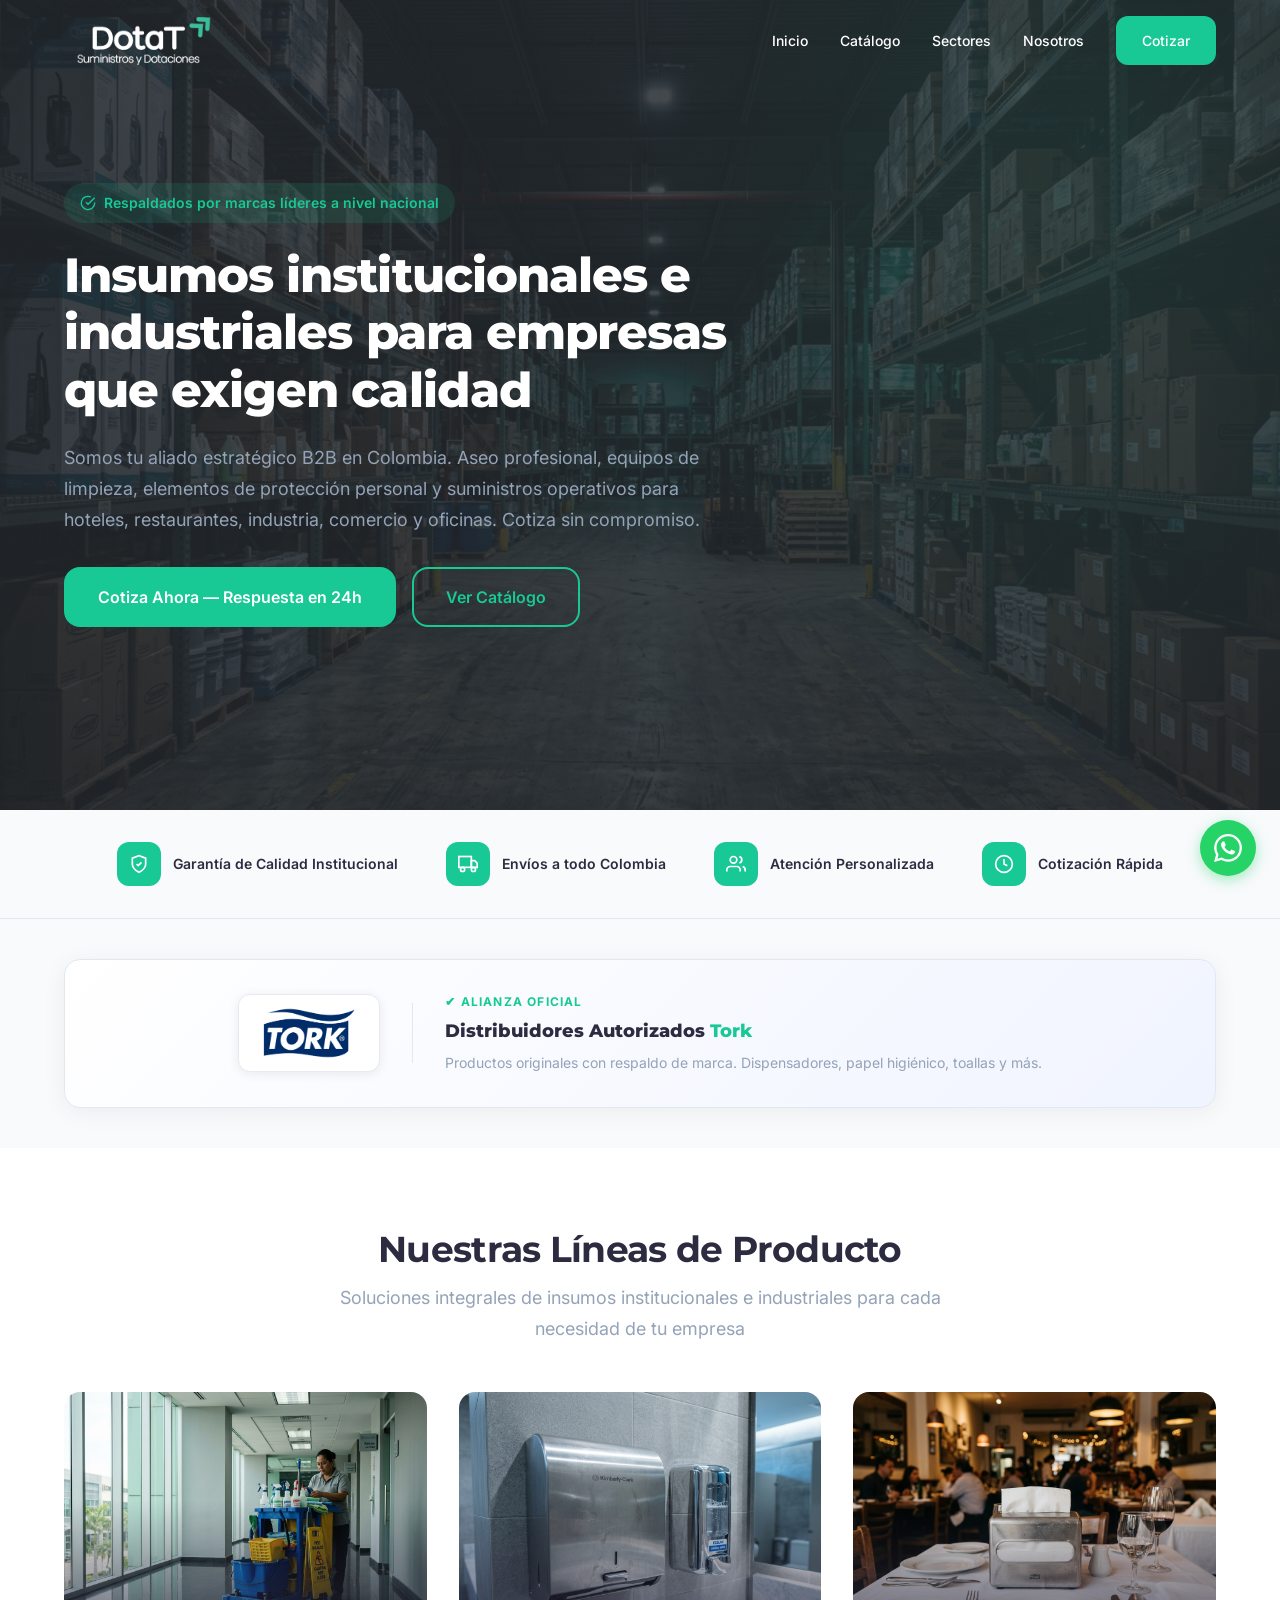
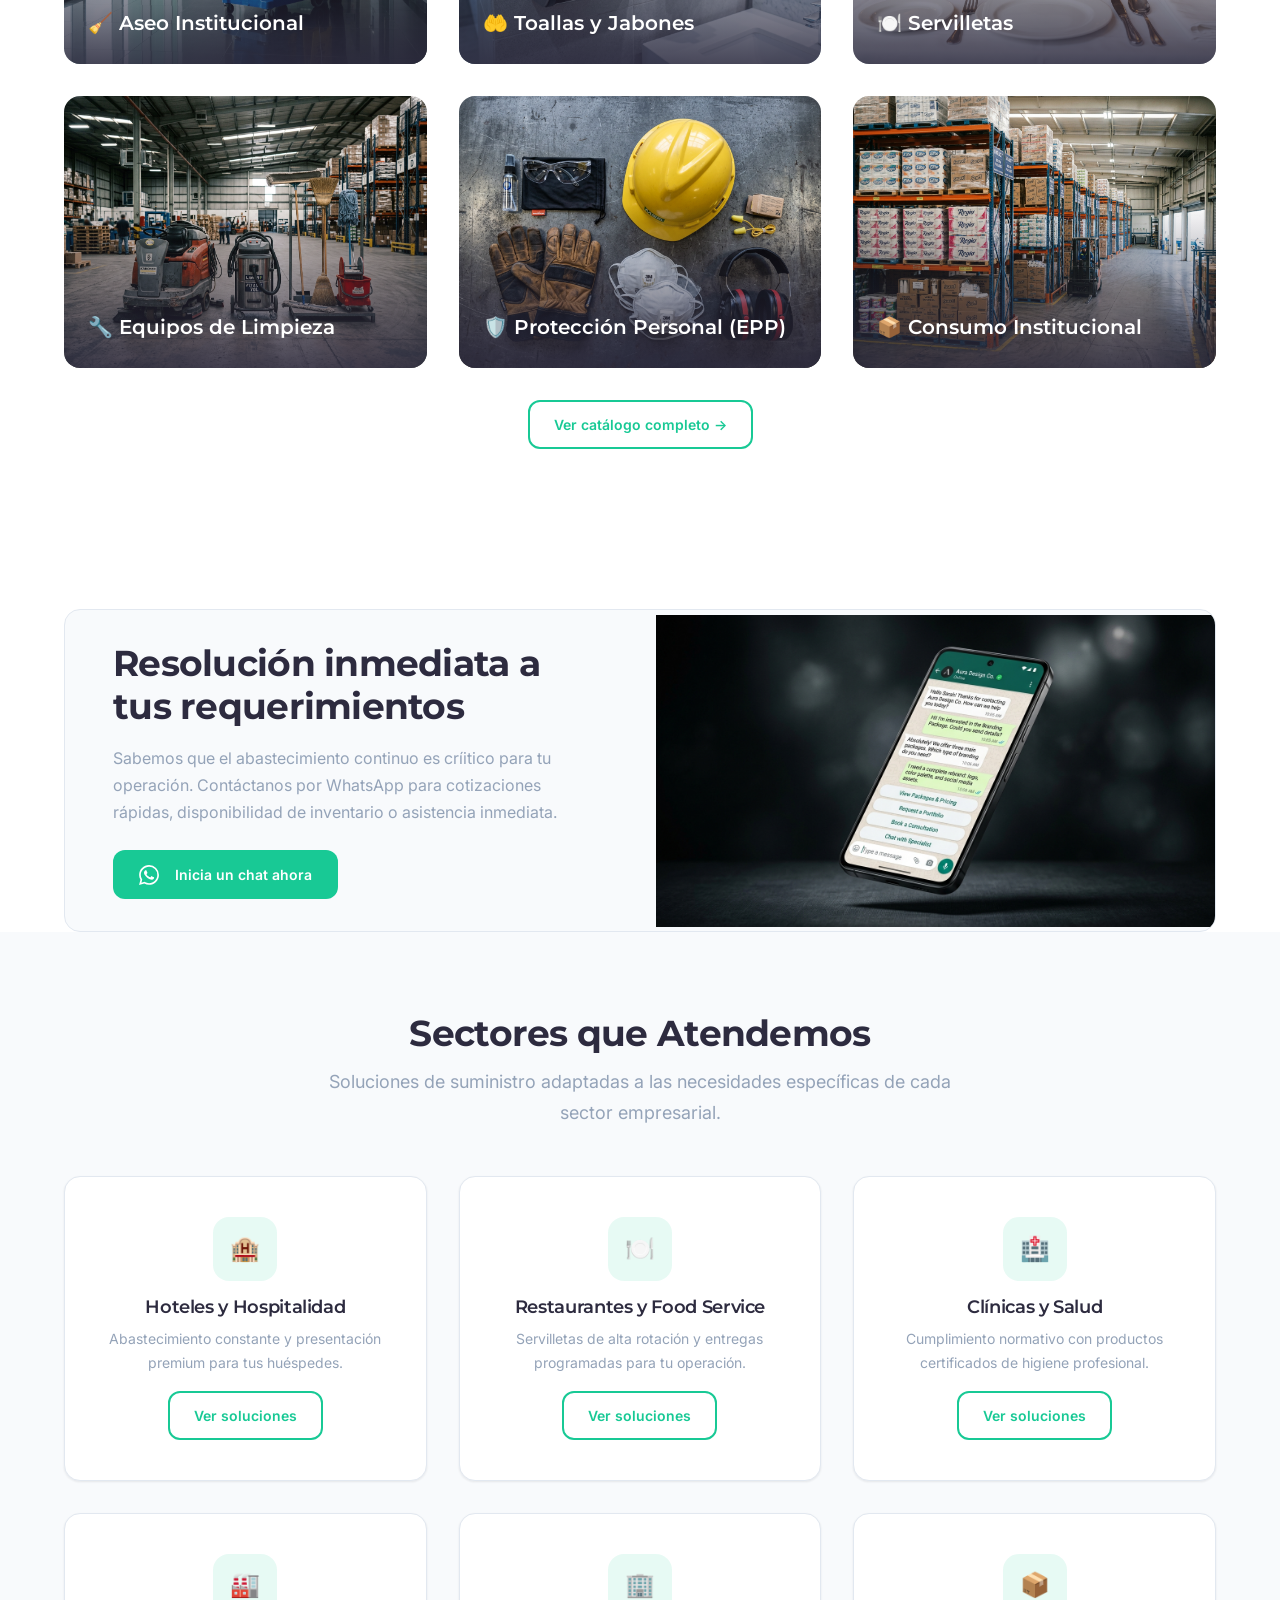
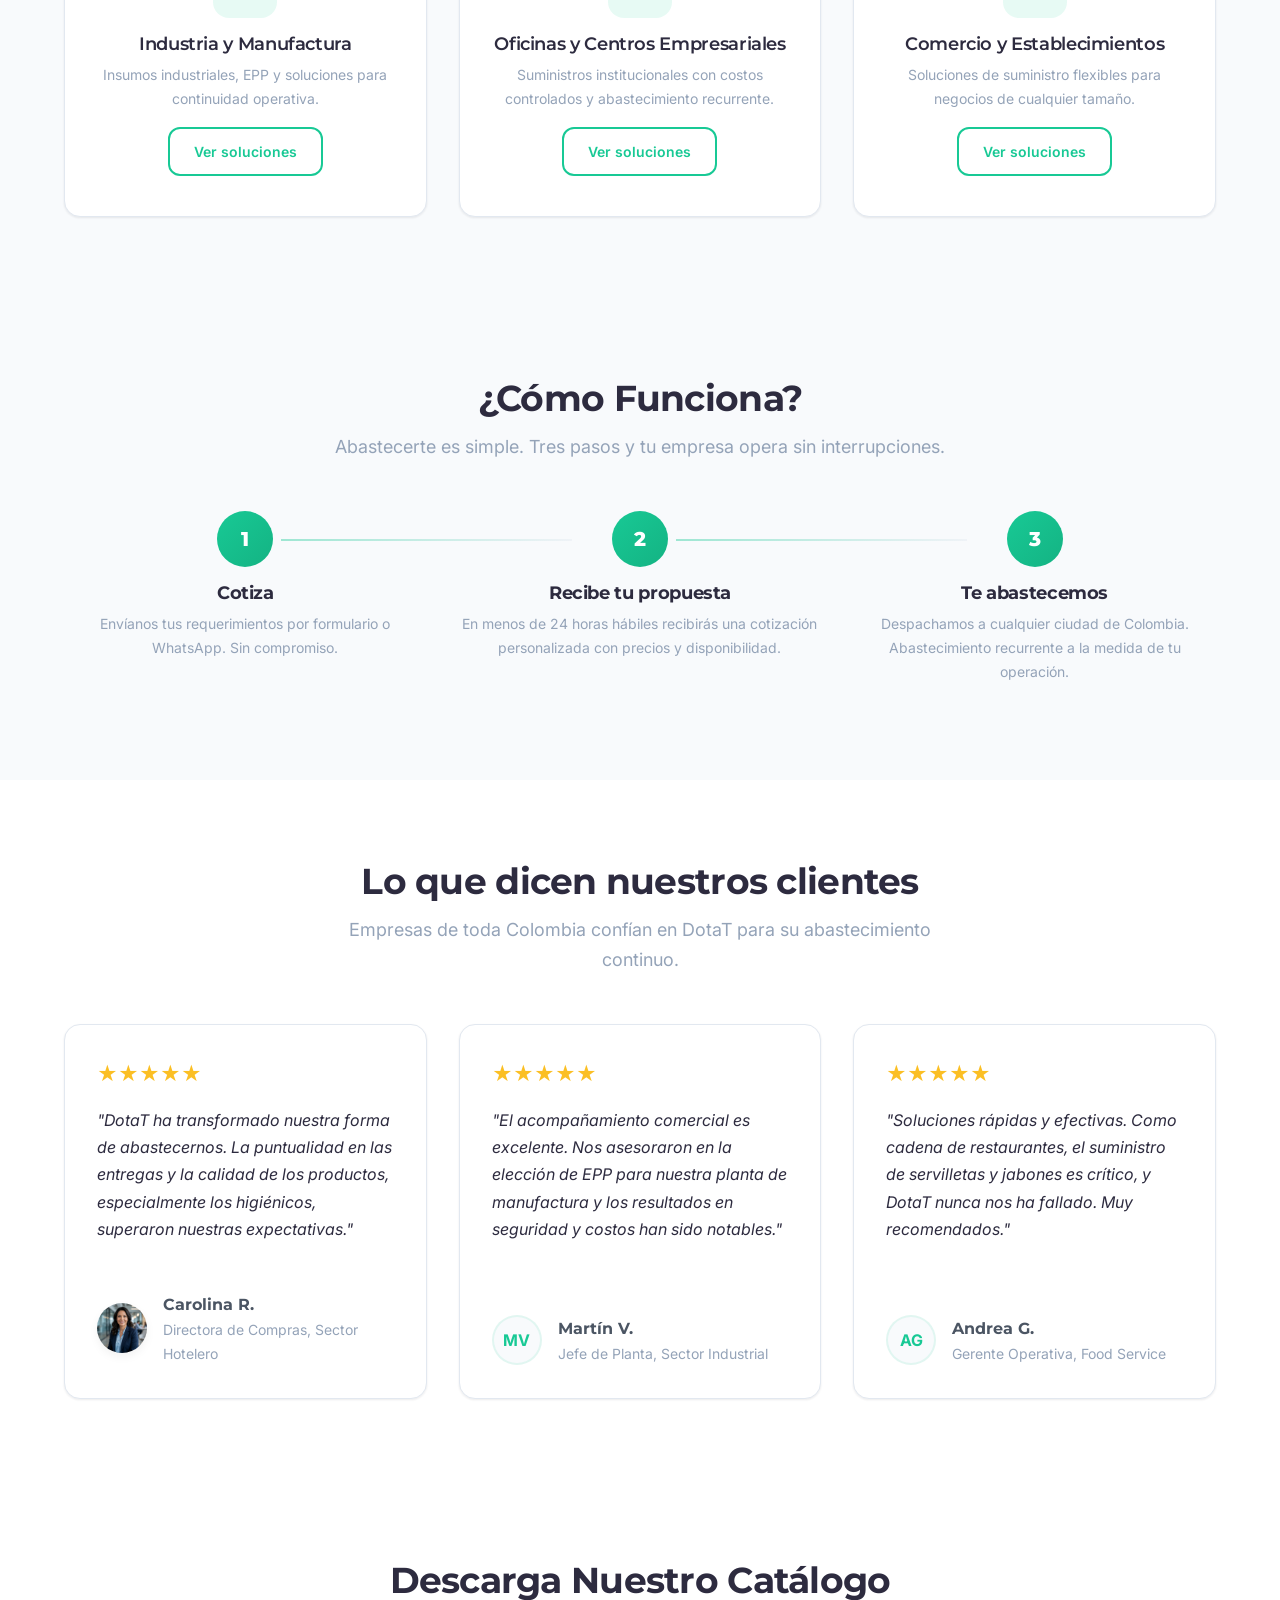
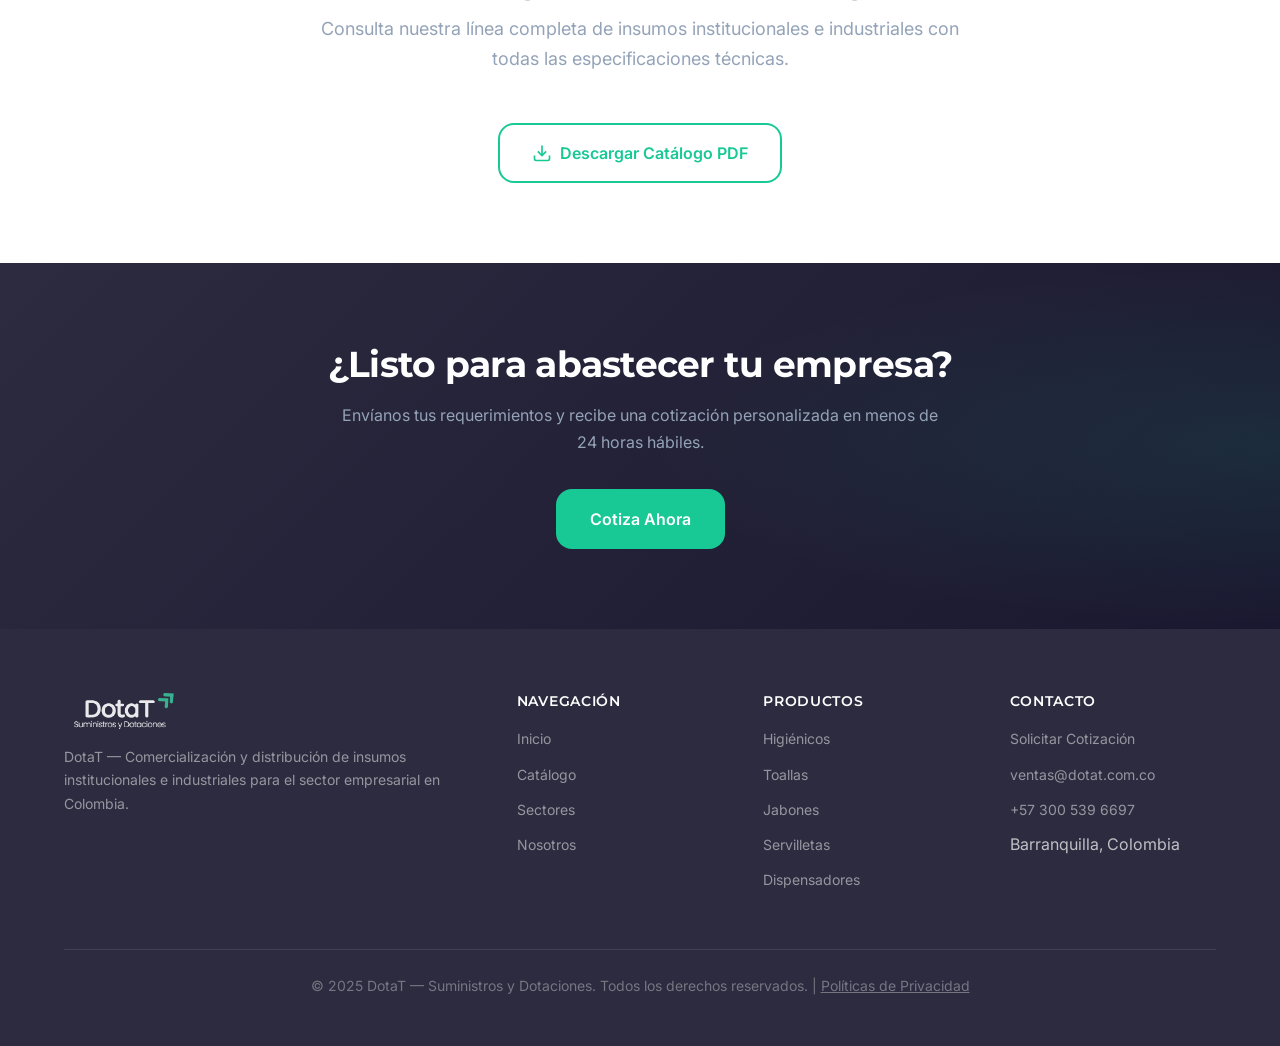
<file: index.html>
<!DOCTYPE html>
<html lang="es">

<head>
  <meta charset="UTF-8">
  <!-- Google tag (gtag.js) -->
  <script async src="https://www.googletagmanager.com/gtag/js?id=G-X34ZD1N8FV"></script>
  <script>
    window.dataLayer = window.dataLayer || [];
    function gtag(){dataLayer.push(arguments);}
    gtag('js', new Date());

    gtag('config', 'G-X34ZD1N8FV');
  </script>
  <meta name="viewport" content="width=device-width, initial-scale=1.0">
  <title>DotaT — Insumos Institucionales e Industriales para Empresas | Colombia</title>
  <meta name="description"
    content="DotaT comercializa y distribuye insumos institucionales e industriales para el sector empresarial en Colombia. Aseo profesional, equipos de limpieza, EPP y suministros de consumo masivo respaldados por marcas reconocidas.">
  <link rel="canonical" href="https://dotat.com.co/">

  <!-- Open Graph -->
  <meta property="og:type" content="website">
  <meta property="og:title" content="DotaT — Insumos Institucionales e Industriales para Empresas">
  <meta property="og:description"
    content="Aseo profesional, equipos de limpieza, EPP y suministros operativos para hoteles, restaurantes, industria, comercio y oficinas en Colombia.">
  <meta property="og:url" content="https://dotat.com.co/">
  <meta property="og:site_name" content="DotaT">
  <meta property="og:locale" content="es_CO">

  <link rel="stylesheet" href="css/styles.css">
  <link rel="icon" href="assets/images/logo/L-05_favicon_192.png" sizes="192x192" type="image/png">
  <link rel="apple-touch-icon" href="assets/images/logo/L-05_favicon.png">
  <meta property="og:image" content="https://dotat.com.co/assets/images/logo/L-06_og_social.jpeg">

  <!-- Schema.org JSON-LD -->
  <script type="application/ld+json">
  {
    "@context": "https://schema.org",
    "@graph": [
      {
        "@type": "Organization",
        "@id": "https://dotat.com.co/#organization",
        "name": "DotaT — Suministros y Dotaciones",
        "url": "https://dotat.com.co",
        "description": "Comercialización y distribución de insumos institucionales e industriales para el sector empresarial en Colombia.",
        "email": "ventas@dotat.com.co",
        "telephone": "+573005396697",
        "address": {
          "@type": "PostalAddress",
          "addressLocality": "Barranquilla",
          "addressCountry": "CO"
        },
        "areaServed": {
          "@type": "Country",
          "name": "Colombia"
        },
        "contactPoint": [
          {
            "@type": "ContactPoint",
            "telephone": "+573005396697",
            "contactType": "sales",
            "email": "ventas@dotat.com.co",
            "availableLanguage": "Spanish"
          },
          {
            "@type": "ContactPoint",
            "email": "servicioalcliente@dotat.com.co",
            "contactType": "customer service",
            "availableLanguage": "Spanish"
          }
        ]
      },
      {
        "@type": "WebSite",
        "@id": "https://dotat.com.co/#website",
        "url": "https://dotat.com.co",
        "name": "DotaT",
        "publisher": { "@id": "https://dotat.com.co/#organization" }
      }
    ]
  }
  </script>
</head>

<body>

  <!-- ========== NAVBAR ========== -->
  <nav class="navbar" role="navigation" aria-label="Navegación principal">
    <div class="container navbar__inner">
      <a href="index.html" class="navbar__logo" aria-label="DotaT - Inicio">
        <img src="assets/images/logo/L-02_logo_white.png" alt="DotaT — Suministros y Dotaciones">
      </a>
      <button class="navbar__toggle" aria-label="Abrir menú" aria-expanded="false">
        <span></span><span></span><span></span>
      </button>
      <ul class="navbar__links">
        <li><a href="index.html">Inicio</a></li>
        <li><a href="catalogo.html">Catálogo</a></li>
        <li><a href="sectores.html">Sectores</a></li>
        <li><a href="nosotros.html">Nosotros</a></li>
        <li><a href="contacto.html" class="btn btn--primary">Cotizar</a></li>
      </ul>
    </div>
  </nav>

  <!-- ========== HERO ========== -->
  <section class="hero" id="inicio"
    style="background: linear-gradient(rgba(36, 41, 46, 0.85), rgba(36, 41, 46, 0.85)), url('assets/images/hero/h01.webp') center/cover no-repeat;">
    <div class="container">
      <div class="hero__content">
        <span class="hero__badge">
          <svg width="16" height="16" viewBox="0 0 24 24" fill="none" stroke="currentColor" stroke-width="2">
            <path d="M22 11.08V12a10 10 0 1 1-5.93-9.14" />
            <polyline points="22 4 12 14.01 9 11.01" />
          </svg>
          Respaldados por marcas líderes a nivel nacional
        </span>
        <h1>Insumos institucionales e industriales para empresas que exigen calidad</h1>
        <p class="hero__subtitle">Somos tu aliado estratégico B2B en Colombia. Aseo profesional, equipos de limpieza,
          elementos de protección personal y suministros operativos para hoteles, restaurantes, industria, comercio y
          oficinas. Cotiza sin compromiso.</p>
        <div class="hero__actions">
          <a href="contacto.html" class="btn btn--primary btn--lg">Cotiza Ahora — Respuesta en 24h</a>
          <a href="catalogo.html" class="btn btn--outline btn--lg">Ver Catálogo</a>
        </div>
      </div>
    </div>
  </section>

  <!-- ========== TRUST BAR ========== -->
  <section class="trust-bar">
    <div class="container trust-bar__inner">
      <div class="trust-item">
        <div class="trust-item__icon">
          <svg width="20" height="20" viewBox="0 0 24 24" fill="none" stroke="currentColor" stroke-width="2">
            <path d="M12 22s8-4 8-10V5l-8-3-8 3v7c0 6 8 10 8 10z" />
            <polyline points="9 12 11 14 15 10" />
          </svg>
        </div>
        <span>Garantía de Calidad Institucional</span>
      </div>
      <div class="trust-item">
        <div class="trust-item__icon">
          <svg width="20" height="20" viewBox="0 0 24 24" fill="none" stroke="currentColor" stroke-width="2">
            <rect x="1" y="3" width="15" height="13" />
            <polygon points="16 8 20 8 23 11 23 16 16 16 16 8" />
            <circle cx="5.5" cy="18.5" r="2.5" />
            <circle cx="18.5" cy="18.5" r="2.5" />
          </svg>
        </div>
        <span>Envíos a todo Colombia</span>
      </div>
      <div class="trust-item">
        <div class="trust-item__icon">
          <svg width="20" height="20" viewBox="0 0 24 24" fill="none" stroke="currentColor" stroke-width="2">
            <path d="M17 21v-2a4 4 0 0 0-4-4H5a4 4 0 0 0-4 4v2" />
            <circle cx="9" cy="7" r="4" />
            <path d="M23 21v-2a4 4 0 0 0-3-3.87" />
            <path d="M16 3.13a4 4 0 0 1 0 7.75" />
          </svg>
        </div>
        <span>Atención Personalizada</span>
      </div>
      <div class="trust-item">
        <div class="trust-item__icon">
          <svg width="20" height="20" viewBox="0 0 24 24" fill="none" stroke="currentColor" stroke-width="2">
            <circle cx="12" cy="12" r="10" />
            <polyline points="12 6 12 12 16 14" />
          </svg>
        </div>
        <span>Cotización Rápida</span>
      </div>
    </div>
  </section>

  <!-- ========== DISTRIBUIDOR AUTORIZADO TORK ========== -->
  <section class="section" style="padding-top: var(--space-10); padding-bottom: var(--space-10); background: var(--color-surface);">
    <div class="container">
      <div style="display: flex; align-items: center; justify-content: center; gap: var(--space-8); flex-wrap: wrap; padding: var(--space-8) var(--space-10); background: linear-gradient(135deg, #fff 0%, #f0f4ff 100%); border-radius: var(--radius-lg); border: 1.5px solid var(--color-border); box-shadow: 0 4px 24px rgba(0,0,0,0.06); text-align: center;">
        <!-- Tork Logo -->
        <div style="background: #fff; border-radius: var(--radius-md); padding: 12px 24px; box-shadow: 0 2px 12px rgba(0,0,0,0.08); border: 1px solid #e8eaf0; flex-shrink: 0;">
          <img src="assets/images/extras/tork-logo.png" alt="Tork — Marca oficial" style="height: 52px; width: auto; display: block; object-fit: contain;" loading="lazy">
        </div>
        <!-- Divider -->
        <div style="width: 1px; height: 60px; background: var(--color-border); flex-shrink: 0; display: block;"></div>
        <!-- Text -->
        <div style="text-align: left;">
          <p style="font-size: var(--text-xs); text-transform: uppercase; letter-spacing: 0.1em; color: var(--color-accent); font-weight: 700; margin: 0 0 4px;">✔ Alianza oficial</p>
          <p style="font-size: var(--text-lg); font-weight: 800; font-family: var(--font-heading); color: var(--color-text-primary); margin: 0;">
            Distribuidores Autorizados <span style="color: var(--color-accent);">Tork</span>
          </p>
          <p style="font-size: var(--text-sm); color: var(--color-text-muted); margin: 4px 0 0;">Productos originales con respaldo de marca. Dispensadores, papel higiénico, toallas y más.</p>
        </div>
      </div>
    </div>
  </section>

  <!-- ========== CATEGORÍAS DESTACADAS ========== -->
  <section class="section" id="categorias">
    <div class="container">
      <div class="section-header">
        <h2>Nuestras Líneas de Producto</h2>
        <p>Soluciones integrales de insumos institucionales e industriales para cada necesidad de tu empresa</p>
      </div>
      <div class="grid grid--3">
        <a href="catalogo.html#higienicos-jumbo" class="category-card" data-animate>
          <img class="category-card__img" src="assets/images/categorias/c01.webp" loading="lazy"
            alt="Insumos de Aseo Institucional">
          <div class="category-card__overlay">
            <span class="category-card__title">🧹 Aseo Institucional</span>
          </div>
        </a>
        <a href="catalogo.html#toallas-flujo-central" class="category-card" data-animate>
          <img class="category-card__img" src="assets/images/categorias/c02.webp" loading="lazy"
            alt="Toallas y Jabones Institucionales">
          <div class="category-card__overlay">
            <span class="category-card__title">🤲 Toallas y Jabones</span>
          </div>
        </a>
        <a href="catalogo.html#servilletas" class="category-card" data-animate>
          <img class="category-card__img" src="assets/images/categorias/c03.webp" loading="lazy"
            alt="Servilletas Institucionales">
          <div class="category-card__overlay">
            <span class="category-card__title">🍽️ Servilletas</span>
          </div>
        </a>
        <a href="catalogo.html" class="category-card" data-animate>
          <img class="category-card__img" src="assets/images/categorias/c04.webp" loading="lazy"
            alt="Equipos y Accesorios de Limpieza Profesional">
          <div class="category-card__overlay">
            <span class="category-card__title">🔧 Equipos de Limpieza</span>
          </div>
        </a>
        <a href="catalogo.html" class="category-card" data-animate>
          <img class="category-card__img" src="assets/images/categorias/c05.webp" loading="lazy"
            alt="Elementos de Protección Personal (EPP)">
          <div class="category-card__overlay">
            <span class="category-card__title">🛡️ Protección Personal (EPP)</span>
          </div>
        </a>
        <a href="catalogo.html" class="category-card" data-animate>
          <img class="category-card__img" src="assets/images/categorias/c06.webp" loading="lazy"
            alt="Insumos de Consumo Institucional">
          <div class="category-card__overlay">
            <span class="category-card__title">📦 Consumo Institucional</span>
          </div>
        </a>
      </div>
      <div class="text-center mt-8">
        <a href="catalogo.html" class="btn btn--outline">Ver catálogo completo →</a>
      </div>
    </div>
  </section>

  <!-- ========== WHATSAPP BANNERR ========== -->
  <section class="section" style="padding-bottom: 0;">
    <div class="container">
      <div class="grid grid--2"
        style="align-items: center; background: var(--color-surface); border-radius: var(--radius-lg); overflow: hidden; border: 1px solid var(--color-border);">
        <div style="padding: var(--space-8) var(--space-12);">
          <h2 style="margin-bottom: var(--space-4);">Resolución inmediata a tus requerimientos</h2>
          <p class="text-muted" style="margin-bottom: var(--space-6);">Sabemos que el abastecimiento continuo es
            críitico para tu operación. Contáctanos por WhatsApp para cotizaciones rápidas, disponibilidad de inventario
            o asistencia inmediata.</p>
          <a href="https://wa.me/573005396697?text=Hola%2C%20me%20interesa%20cotizar%20productos%20DotaT"
            class="btn btn--primary" target="_blank" rel="noopener">
            <svg width="20" height="20" viewBox="0 0 24 24" fill="currentColor" style="margin-right: 8px;">
              <path
                d="M17.472 14.382c-.297-.149-1.758-.867-2.03-.967-.273-.099-.471-.148-.67.15-.197.297-.767.966-.94 1.164-.173.199-.347.223-.644.075-.297-.15-1.255-.463-2.39-1.475-.883-.788-1.48-1.761-1.653-2.059-.173-.297-.018-.458.13-.606.134-.133.298-.347.446-.52.149-.174.198-.298.298-.497.099-.198.05-.371-.025-.52-.075-.149-.669-1.612-.916-2.207-.242-.579-.487-.5-.669-.51-.173-.008-.371-.01-.57-.01-.198 0-.52.074-.792.372-.272.297-1.04 1.016-1.04 2.479 0 1.462 1.065 2.875 1.213 3.074.149.198 2.096 3.2 5.077 4.487.709.306 1.262.489 1.694.625.712.227 1.36.195 1.871.118.571-.085 1.758-.719 2.006-1.413.248-.694.248-1.289.173-1.413-.074-.124-.272-.198-.57-.347m-5.421 7.403h-.004a9.87 9.87 0 01-5.031-1.378l-.361-.214-3.741.982.998-3.648-.235-.374a9.86 9.86 0 01-1.51-5.26c.001-5.45 4.436-9.884 9.888-9.884 2.64 0 5.122 1.03 6.988 2.898a9.825 9.825 0 012.893 6.994c-.003 5.45-4.437 9.884-9.885 9.884m8.413-18.297A11.815 11.815 0 0012.05 0C5.495 0 .16 5.335.157 11.892c0 2.096.547 4.142 1.588 5.945L.057 24l6.305-1.654a11.882 11.882 0 005.683 1.448h.005c6.554 0 11.89-5.335 11.893-11.893a11.821 11.821 0 00-3.48-8.413z" />
            </svg>
            Inicia un chat ahora
          </a>
        </div>
        <div>
          <img src="assets/images/extras/e01.webp" alt="Atención rápida por WhatsApp"
            style="width: 100%; height: 100%; object-fit: cover; display: block;" loading="lazy">
        </div>
      </div>
    </div>
  </section>

  <!-- ========== SECTORES ========== -->
  <section class="section section--surface" id="sectores">
    <div class="container">
      <div class="section-header">
        <h2>Sectores que Atendemos</h2>
        <p>Soluciones de suministro adaptadas a las necesidades específicas de cada sector empresarial.</p>
      </div>
      <div class="grid grid--3">
        <div class="card sector-card" data-animate>
          <div class="sector-card__icon">🏨</div>
          <h3 class="sector-card__title">Hoteles y Hospitalidad</h3>
          <p class="sector-card__desc">Abastecimiento constante y presentación premium para tus huéspedes.</p>
          <a href="sectores.html#hoteles" class="btn btn--outline">Ver soluciones</a>
        </div>
        <div class="card sector-card" data-animate>
          <div class="sector-card__icon">🍽️</div>
          <h3 class="sector-card__title">Restaurantes y Food Service</h3>
          <p class="sector-card__desc">Servilletas de alta rotación y entregas programadas para tu operación.</p>
          <a href="sectores.html#restaurantes" class="btn btn--outline">Ver soluciones</a>
        </div>
        <div class="card sector-card" data-animate>
          <div class="sector-card__icon">🏥</div>
          <h3 class="sector-card__title">Clínicas y Salud</h3>
          <p class="sector-card__desc">Cumplimiento normativo con productos certificados de higiene profesional.</p>
          <a href="sectores.html#clinicas" class="btn btn--outline">Ver soluciones</a>
        </div>
        <div class="card sector-card" data-animate>
          <div class="sector-card__icon">🏭</div>
          <h3 class="sector-card__title">Industria y Manufactura</h3>
          <p class="sector-card__desc">Insumos industriales, EPP y soluciones para continuidad operativa.</p>
          <a href="sectores.html#industria" class="btn btn--outline">Ver soluciones</a>
        </div>
        <div class="card sector-card" data-animate>
          <div class="sector-card__icon">🏢</div>
          <h3 class="sector-card__title">Oficinas y Centros Empresariales</h3>
          <p class="sector-card__desc">Suministros institucionales con costos controlados y abastecimiento recurrente.
          </p>
          <a href="sectores.html#oficinas" class="btn btn--outline">Ver soluciones</a>
        </div>
        <div class="card sector-card" data-animate>
          <div class="sector-card__icon">📦</div>
          <h3 class="sector-card__title">Comercio y Establecimientos</h3>
          <p class="sector-card__desc">Soluciones de suministro flexibles para negocios de cualquier tamaño.</p>
          <a href="sectores.html#comercio" class="btn btn--outline">Ver soluciones</a>
        </div>
      </div>
    </div>
  </section>

  <!-- ========== CÓMO FUNCIONA ========== -->
  <section class="section section--surface" id="como-funciona">
    <div class="container">
      <div class="section-header">
        <h2>¿Cómo Funciona?</h2>
        <p>Abastecerte es simple. Tres pasos y tu empresa opera sin interrupciones.</p>
      </div>
      <div class="steps">
        <div class="step" data-animate>
          <div class="step__number">1</div>
          <h3 class="step__title">Cotiza</h3>
          <p class="step__desc">Envíanos tus requerimientos por formulario o WhatsApp. Sin compromiso.</p>
        </div>
        <div class="step" data-animate>
          <div class="step__number">2</div>
          <h3 class="step__title">Recibe tu propuesta</h3>
          <p class="step__desc">En menos de 24 horas hábiles recibirás una cotización personalizada con precios y
            disponibilidad.</p>
        </div>
        <div class="step" data-animate>
          <div class="step__number">3</div>
          <h3 class="step__title">Te abastecemos</h3>
          <p class="step__desc">Despachamos a cualquier ciudad de Colombia. Abastecimiento recurrente a la medida de tu
            operación.</p>
        </div>
      </div>
    </div>
  </section>

  <!-- ========== TESTIMONIOS ========== -->
  <section class="section">
    <div class="container">
      <div class="section-header text-center">
        <h2>Lo que dicen nuestros clientes</h2>
        <p>Empresas de toda Colombia confían en DotaT para su abastecimiento continuo.</p>
      </div>
      <div class="grid grid--3">
        <div class="card" style="padding: var(--space-8); display: flex; flex-direction: column; gap: var(--space-4);">
          <div style="color: #fbbf24; font-size: 1.25rem;">★★★★★</div>
          <p style="font-style: italic; color: var(--color-text-primary); flex-grow: 1;">"DotaT ha transformado nuestra
            forma de abastecernos. La puntualidad en las entregas y la calidad de los productos, especialmente los
            higiénicos, superaron nuestras expectativas."</p>
          <div style="display: flex; align-items: center; gap: var(--space-4); margin-top: var(--space-4);">
            <div
              style="width: 50px; height: 50px; border-radius: 50%; overflow: hidden; background: var(--color-surface); flex-shrink: 0; box-shadow: 0 4px 10px rgba(0,0,0,0.05);">
              <img src="assets/images/extras/e06.webp" alt="Carolina Restrepo"
                style="width: 100%; height: 100%; object-fit: cover;">
            </div>
            <div>
              <p style="font-weight: 700; margin: 0; font-family: var(--font-heading);">Carolina R.</p>
              <p style="font-size: var(--text-sm); color: var(--color-text-muted); margin: 0;">Directora de Compras,
                Sector Hotelero</p>
            </div>
          </div>
        </div>

        <div class="card" style="padding: var(--space-8); display: flex; flex-direction: column; gap: var(--space-4);">
          <div style="color: #fbbf24; font-size: 1.25rem;">★★★★★</div>
          <p style="font-style: italic; color: var(--color-text-primary); flex-grow: 1;">"El acompañamiento comercial es
            excelente. Nos asesoraron en la elección de EPP para nuestra planta de manufactura y los resultados en
            seguridad y costos han sido notables."</p>
          <div style="display: flex; align-items: center; gap: var(--space-4); margin-top: var(--space-4);">
            <div
              style="width: 50px; height: 50px; border-radius: 50%; overflow: hidden; background: var(--color-surface); flex-shrink: 0; display: flex; align-items: center; justify-content: center; font-weight: bold; color: var(--color-accent); border: 2px solid var(--color-accent-light);">
              MV
            </div>
            <div>
              <p style="font-weight: 700; margin: 0; font-family: var(--font-heading);">Martín V.</p>
              <p style="font-size: var(--text-sm); color: var(--color-text-muted); margin: 0;">Jefe de Planta, Sector
                Industrial</p>
            </div>
          </div>
        </div>

        <div class="card" style="padding: var(--space-8); display: flex; flex-direction: column; gap: var(--space-4);">
          <div style="color: #fbbf24; font-size: 1.25rem;">★★★★★</div>
          <p style="font-style: italic; color: var(--color-text-primary); flex-grow: 1;">"Soluciones rápidas y
            efectivas. Como cadena de restaurantes, el suministro de servilletas y jabones es crítico, y DotaT nunca nos
            ha fallado. Muy recomendados."</p>
          <div style="display: flex; align-items: center; gap: var(--space-4); margin-top: var(--space-4);">
            <div
              style="width: 50px; height: 50px; border-radius: 50%; overflow: hidden; background: var(--color-surface); flex-shrink: 0; display: flex; align-items: center; justify-content: center; font-weight: bold; color: var(--color-accent); border: 2px solid var(--color-accent-light);">
              AG
            </div>
            <div>
              <p style="font-weight: 700; margin: 0; font-family: var(--font-heading);">Andrea G.</p>
              <p style="font-size: var(--text-sm); color: var(--color-text-muted); margin: 0;">Gerente Operativa, Food
                Service</p>
            </div>
          </div>
        </div>
      </div>
    </div>
  </section>

  <!-- ========== DESCARGA CATÁLOGO ========== -->
  <section class="section" id="descarga">
    <div class="container text-center">
      <div class="section-header">
        <h2>Descarga Nuestro Catálogo</h2>
        <p>Consulta nuestra línea completa de insumos institucionales e industriales con todas las especificaciones
          técnicas.</p>
      </div>
      <a href="assets/Catalogo-DotaT.pdf" download class="btn btn--outline btn--lg">
        <svg width="20" height="20" viewBox="0 0 24 24" fill="none" stroke="currentColor" stroke-width="2">
          <path d="M21 15v4a2 2 0 0 1-2 2H5a2 2 0 0 1-2-2v-4" />
          <polyline points="7 10 12 15 17 10" />
          <line x1="12" y1="15" x2="12" y2="3" />
        </svg>
        Descargar Catálogo PDF
      </a>
    </div>
  </section>

  <!-- ========== CTA FINAL ========== -->
  <section class="cta-banner">
    <div class="container" style="position: relative; z-index: 2;">
      <h2>¿Listo para abastecer tu empresa?</h2>
      <p>Envíanos tus requerimientos y recibe una cotización personalizada en menos de 24 horas hábiles.</p>
      <a href="contacto.html" class="btn btn--primary btn--lg">Cotiza Ahora</a>
    </div>
  </section>

  <!-- ========== FOOTER ========== -->
  <footer class="footer">
    <div class="container">
      <div class="footer__grid">
        <div class="footer__brand">
          <img src="assets/images/logo/L-02_logo_white.png" alt="DotaT" style="height: 36px; opacity: 0.9;">
          <p>DotaT — Comercialización y distribución de insumos institucionales e industriales para el sector
            empresarial en Colombia.</p>
        </div>
        <div>
          <h4 class="footer__heading">Navegación</h4>
          <ul class="footer__links">
            <li><a href="index.html">Inicio</a></li>
            <li><a href="catalogo.html">Catálogo</a></li>
            <li><a href="sectores.html">Sectores</a></li>
            <li><a href="nosotros.html">Nosotros</a></li>
          </ul>
        </div>
        <div>
          <h4 class="footer__heading">Productos</h4>
          <ul class="footer__links">
            <li><a href="catalogo.html#higienicos-jumbo">Higiénicos</a></li>
            <li><a href="catalogo.html#toallas-flujo-central">Toallas</a></li>
            <li><a href="catalogo.html#jabones">Jabones</a></li>
            <li><a href="catalogo.html#servilletas">Servilletas</a></li>
            <li><a href="catalogo.html#dispensadores">Dispensadores</a></li>
          </ul>
        </div>
        <div>
          <h4 class="footer__heading">Contacto</h4>
          <ul class="footer__links">
            <li><a href="contacto.html">Solicitar Cotización</a></li>
            <li><a href="mailto:ventas@dotat.com.co">ventas@dotat.com.co</a></li>
            <li><a href="tel:+573005396697">+57 300 539 6697</a></li>
            <li>Barranquilla, Colombia</li>
          </ul>
        </div>
      </div>
      <div class="footer__bottom">
        <p>&copy; 2025 DotaT — Suministros y Dotaciones. Todos los derechos reservados. | <a href="politica-privacidad.html" style="color: inherit; text-decoration: underline;">Políticas de Privacidad</a></p>
      </div>
    </div>
  </footer>

  <!-- WhatsApp Float -->
  <a href="https://wa.me/573005396697?text=Hola%2C%20me%20interesa%20cotizar%20productos%20DotaT" class="whatsapp-float"
    target="_blank" rel="noopener" aria-label="Contactar por WhatsApp">
    <svg width="28" height="28" viewBox="0 0 24 24" fill="currentColor">
      <path
        d="M17.472 14.382c-.297-.149-1.758-.867-2.03-.967-.273-.099-.471-.148-.67.15-.197.297-.767.966-.94 1.164-.173.199-.347.223-.644.075-.297-.15-1.255-.463-2.39-1.475-.883-.788-1.48-1.761-1.653-2.059-.173-.297-.018-.458.13-.606.134-.133.298-.347.446-.52.149-.174.198-.298.298-.497.099-.198.05-.371-.025-.52-.075-.149-.669-1.612-.916-2.207-.242-.579-.487-.5-.669-.51-.173-.008-.371-.01-.57-.01-.198 0-.52.074-.792.372-.272.297-1.04 1.016-1.04 2.479 0 1.462 1.065 2.875 1.213 3.074.149.198 2.096 3.2 5.077 4.487.709.306 1.262.489 1.694.625.712.227 1.36.195 1.871.118.571-.085 1.758-.719 2.006-1.413.248-.694.248-1.289.173-1.413-.074-.124-.272-.198-.57-.347m-5.421 7.403h-.004a9.87 9.87 0 01-5.031-1.378l-.361-.214-3.741.982.998-3.648-.235-.374a9.86 9.86 0 01-1.51-5.26c.001-5.45 4.436-9.884 9.888-9.884 2.64 0 5.122 1.03 6.988 2.898a9.825 9.825 0 012.893 6.994c-.003 5.45-4.437 9.884-9.885 9.884m8.413-18.297A11.815 11.815 0 0012.05 0C5.495 0 .16 5.335.157 11.892c0 2.096.547 4.142 1.588 5.945L.057 24l6.305-1.654a11.882 11.882 0 005.683 1.448h.005c6.554 0 11.89-5.335 11.893-11.893a11.821 11.821 0 00-3.48-8.413z" />
    </svg>
  </a>

  <script src="js/main.js"></script>
</body>

</html>
</file>
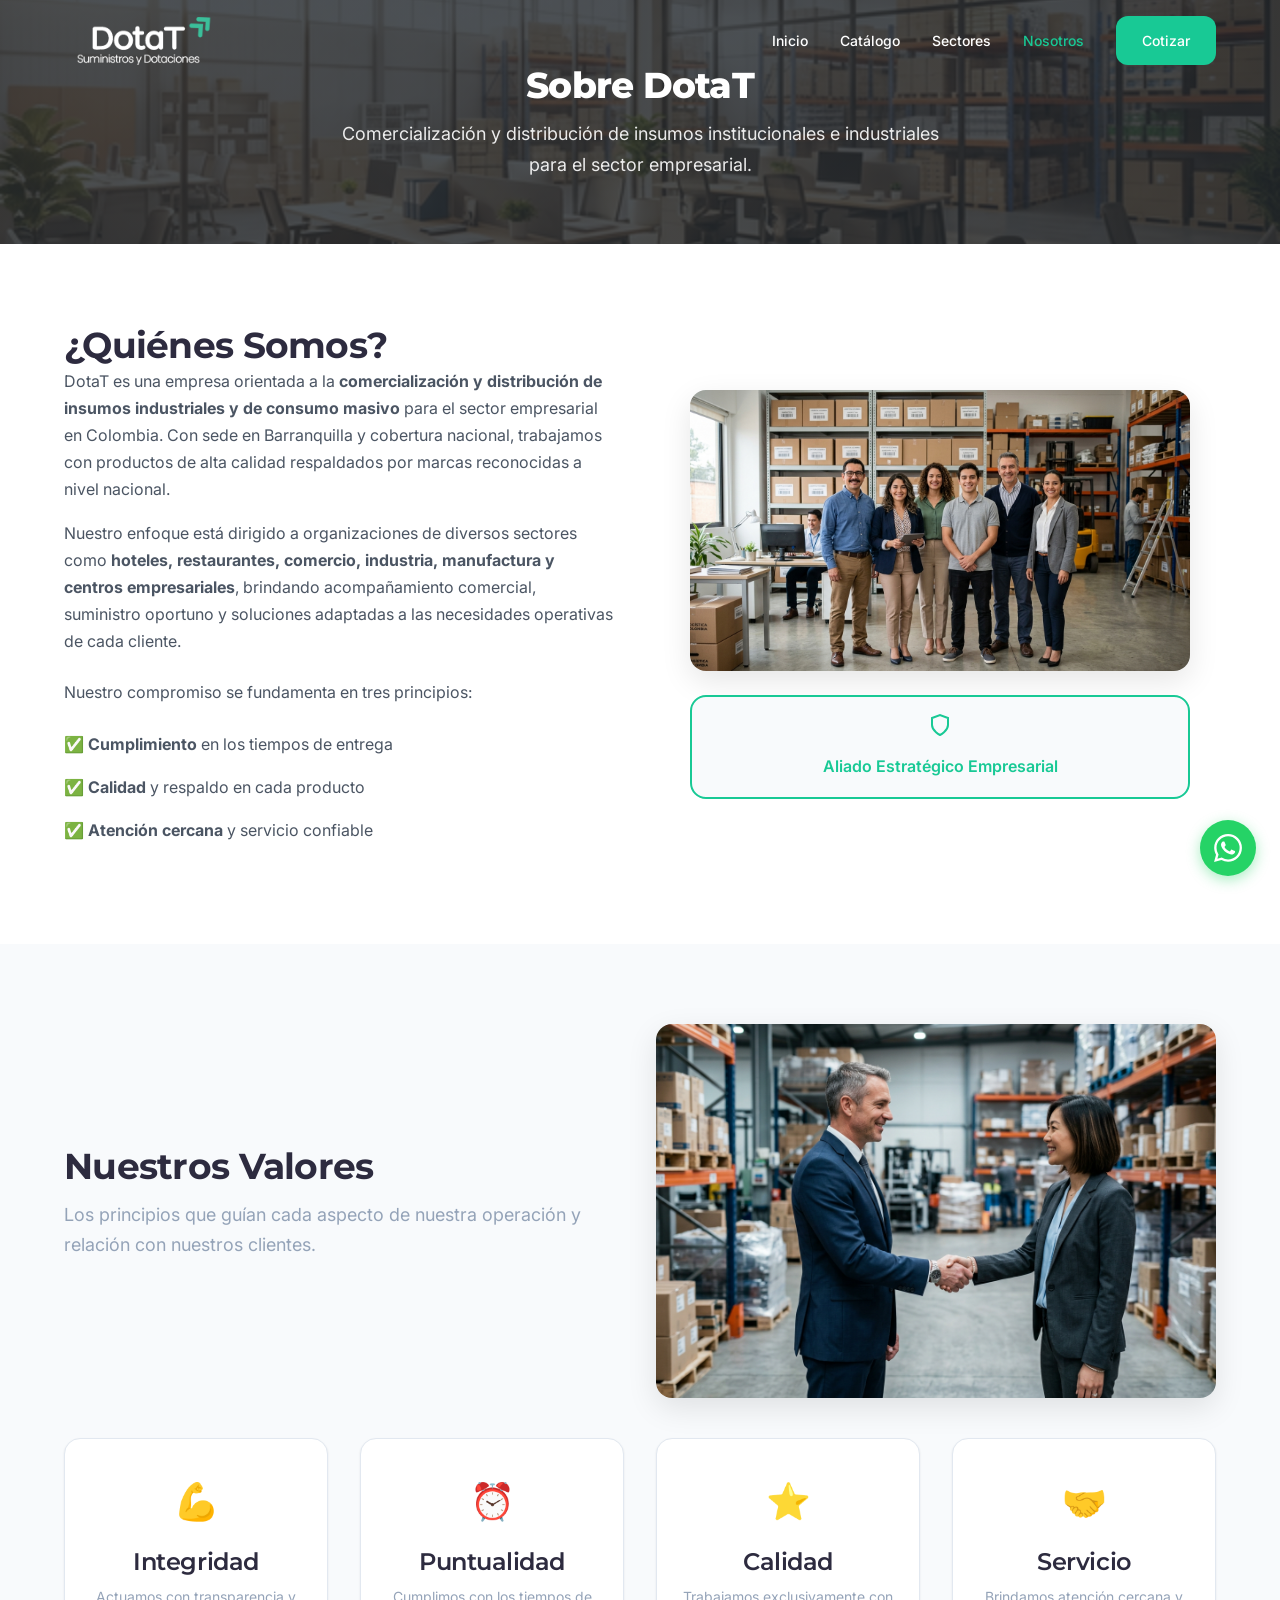
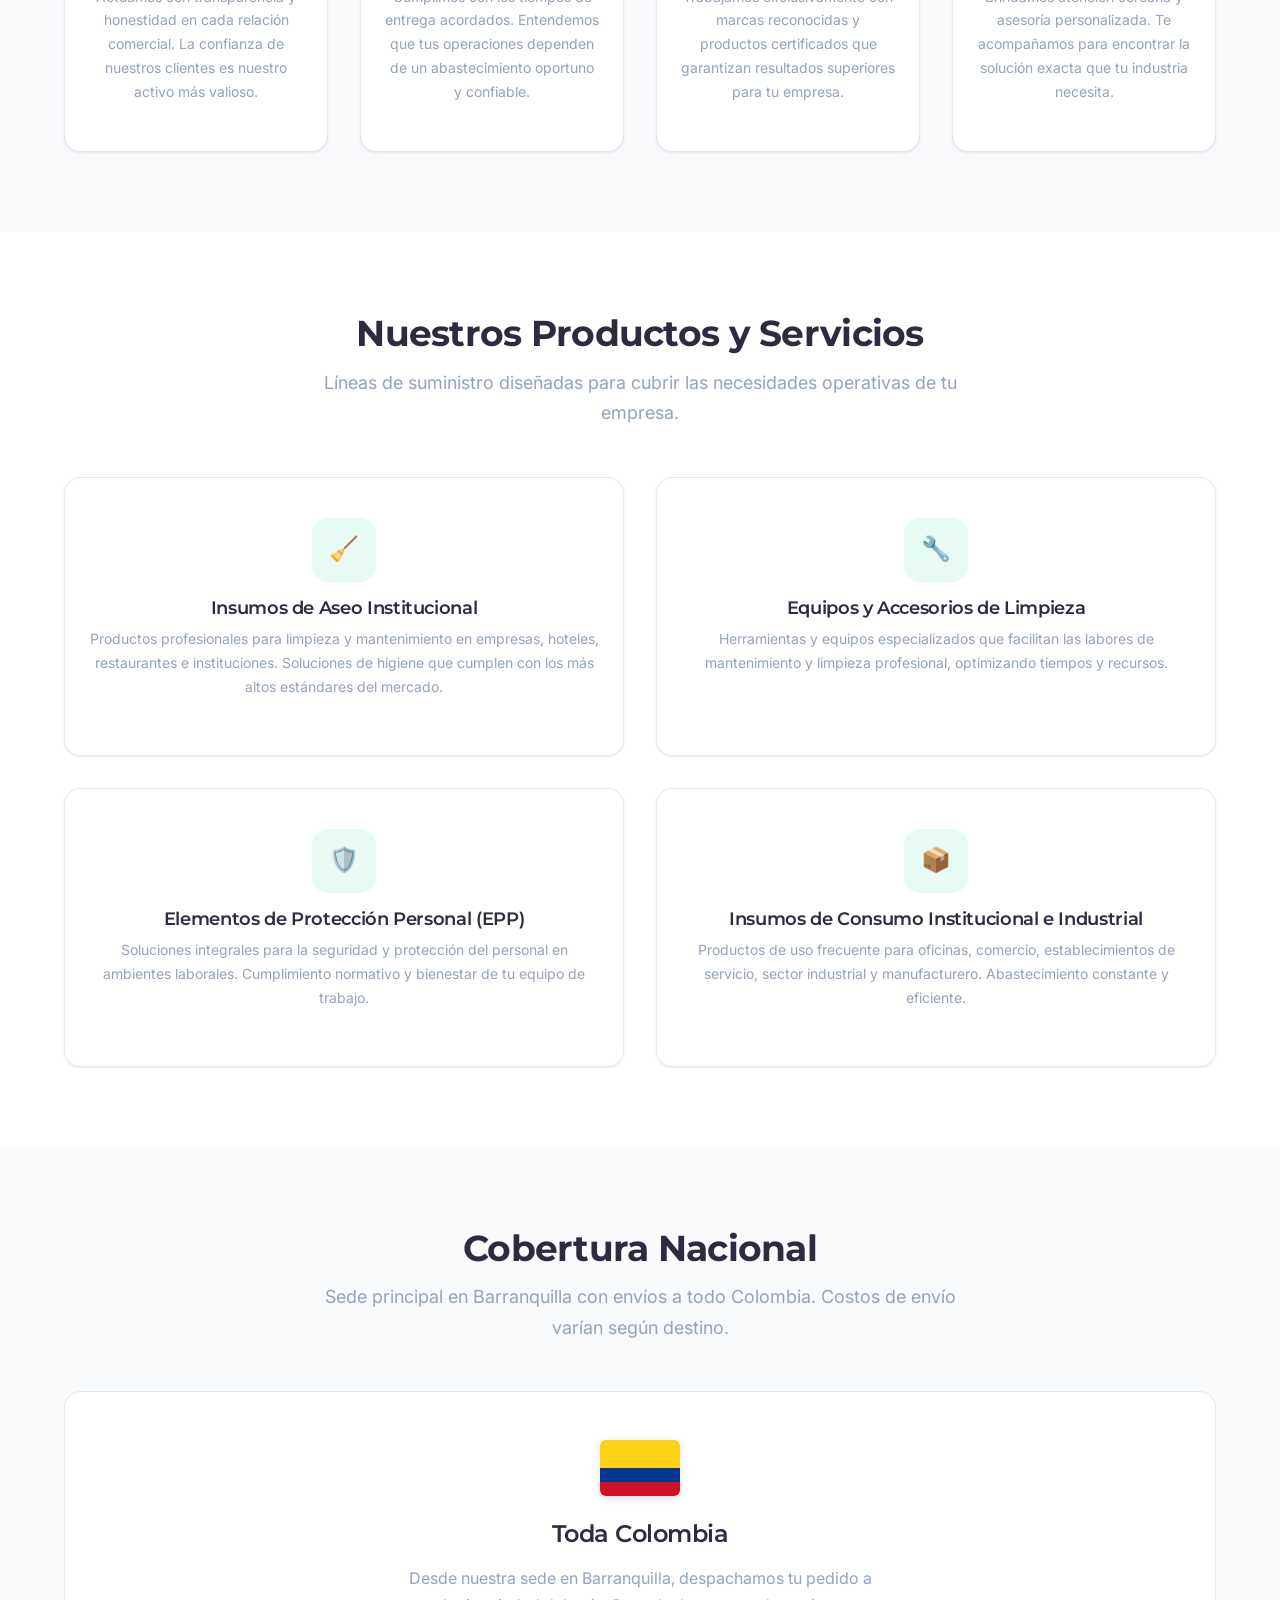
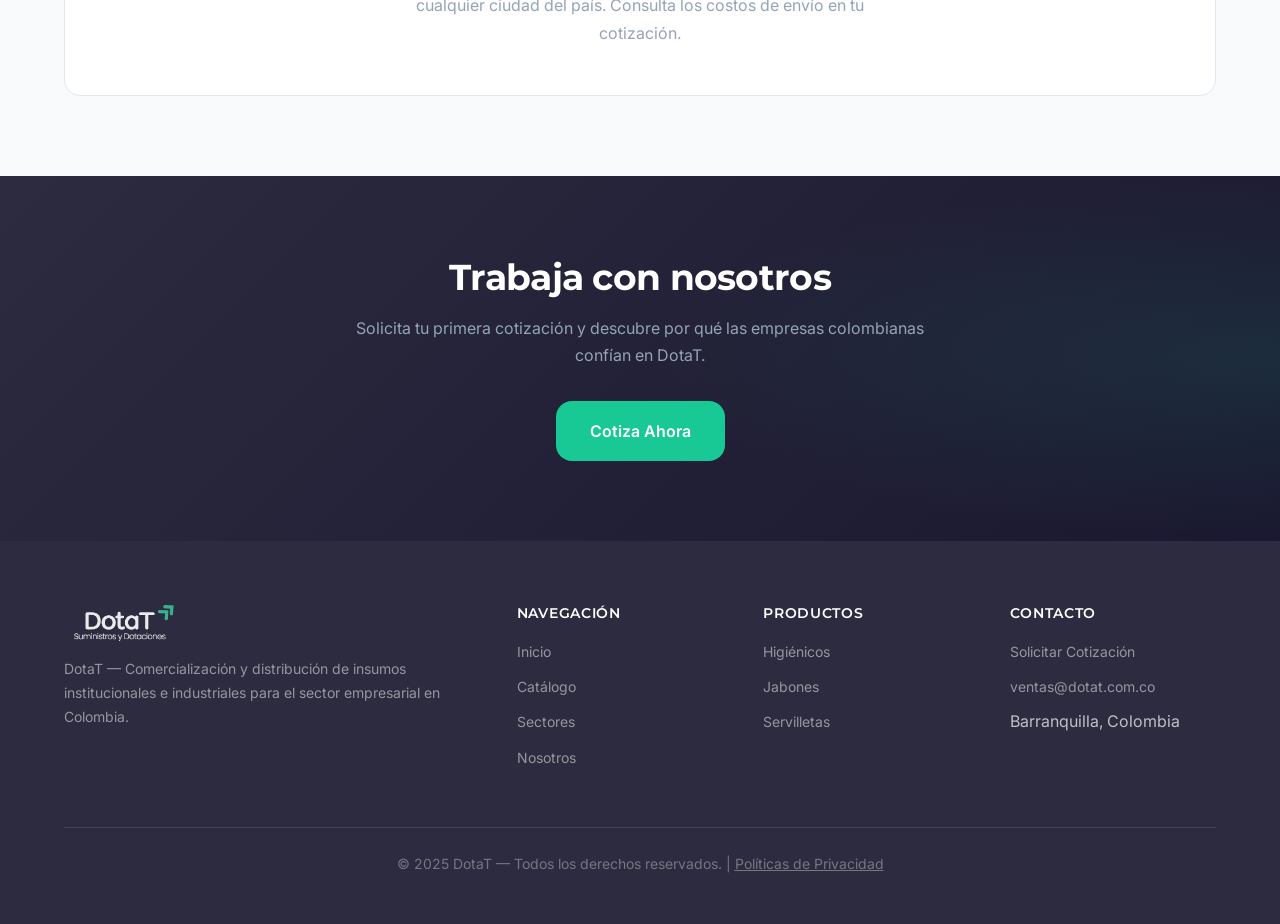
<file: nosotros.html>
<!DOCTYPE html>
<html lang="es">

<head>
    <meta charset="UTF-8">
    <!-- Google tag (gtag.js) -->
    <script async src="https://www.googletagmanager.com/gtag/js?id=G-X34ZD1N8FV"></script>
    <script>
      window.dataLayer = window.dataLayer || [];
      function gtag(){dataLayer.push(arguments);}
      gtag('js', new Date());

      gtag('config', 'G-X34ZD1N8FV');
    </script>
    <meta name="viewport" content="width=device-width, initial-scale=1.0">
    <link rel="icon" href="assets/images/logo/L-05_favicon_192.png" sizes="192x192" type="image/png">
    <link rel="apple-touch-icon" href="assets/images/logo/L-05_favicon.png">
    <title>Nosotros — DotaT | Insumos Institucionales e Industriales en Colombia</title>
    <meta name="description"
        content="Conoce a DotaT, empresa especializada en comercialización y distribución de insumos institucionales e industriales para el sector empresarial en Colombia. Sede en Barranquilla con envíos a todo el país.">
    <link rel="canonical" href="https://dotat.com.co/nosotros">
    <meta property="og:type" content="website">
    <meta property="og:title" content="Nosotros — DotaT | Insumos Institucionales e Industriales">
    <meta property="og:description"
        content="Empresa especializada en comercialización y distribución de insumos institucionales e industriales para el sector empresarial en Colombia.">
    <meta property="og:url" content="https://dotat.com.co/nosotros">
    <meta property="og:site_name" content="DotaT">
    <meta property="og:locale" content="es_CO">
    <link rel="stylesheet" href="css/styles.css">
    <script type="application/ld+json">
    {
      "@context": "https://schema.org",
      "@type": "BreadcrumbList",
      "itemListElement": [
        { "@type": "ListItem", "position": 1, "name": "Inicio", "item": "https://dotat.com.co/" },
        { "@type": "ListItem", "position": 2, "name": "Nosotros", "item": "https://dotat.com.co/nosotros" }
      ]
    }
    </script>
</head>

<body>

    <nav class="navbar navbar--scrolled" role="navigation">
        <div class="container navbar__inner">
            <a href="index.html" class="navbar__logo"><img src="assets/images/logo/L-02_logo_white.png" alt="DotaT"></a>
            <button class="navbar__toggle" aria-label="Abrir menú"
                aria-expanded="false"><span></span><span></span><span></span></button>
            <ul class="navbar__links">
                <li><a href="index.html">Inicio</a></li>
                <li><a href="catalogo.html">Catálogo</a></li>
                <li><a href="sectores.html">Sectores</a></li>
                <li><a href="nosotros.html" style="color:var(--color-accent);">Nosotros</a></li>
                <li><a href="contacto.html" class="btn btn--primary">Cotizar</a></li>
            </ul>
        </div>
    </nav>

    <section class="page-header"
        style="background-image:linear-gradient(rgba(36, 41, 46, 0.82), rgba(36, 41, 46, 0.82)), url('assets/images/paginas/ph_nosotros.webp'); background-size:cover; background-position:center; padding:var(--space-16) 0;">
        <div class="container" style="position:relative; z-index:2;">
            <h1 style="color:var(--color-white);">Sobre DotaT</h1>
            <p style="color:var(--color-white); opacity:0.9;">Comercialización y distribución de insumos institucionales e industriales para el sector empresarial.</p>
        </div>
    </section>

    <section class="section">
        <div class="container two-col">
            <div data-animate>
                <h2>¿Quiénes Somos?</h2>
                <p>DotaT es una empresa orientada a la <strong>comercialización y distribución de insumos industriales y
                        de consumo masivo</strong> para el sector empresarial en Colombia. Con sede en Barranquilla y
                    cobertura nacional, trabajamos con productos de alta calidad respaldados por marcas reconocidas a
                    nivel nacional.</p>
                <p>Nuestro enfoque está dirigido a organizaciones de diversos sectores como <strong>hoteles,
                        restaurantes, comercio, industria, manufactura y centros empresariales</strong>, brindando
                    acompañamiento comercial, suministro oportuno y soluciones adaptadas a las necesidades operativas de
                    cada cliente.</p>
                <p style="margin-top:var(--space-6);">Nuestro compromiso se fundamenta en tres principios:</p>
                <ul style="list-style:none;padding:0;margin:var(--space-3) 0;">
                    <li style="padding:var(--space-2) 0;">✅ <strong>Cumplimiento</strong> en los tiempos de entrega</li>
                    <li style="padding:var(--space-2) 0;">✅ <strong>Calidad</strong> y respaldo en cada producto</li>
                    <li style="padding:var(--space-2) 0;">✅ <strong>Atención cercana</strong> y servicio confiable</li>
                </ul>
            </div>
            <div data-animate
                style="display:flex;align-items:center;justify-content:center;flex-direction:column;gap:var(--space-6);">
                <img src="assets/images/paginas/n01.webp" alt="Equipo DotaT en centro de distribución"
                    style="width:100%; max-width:500px; border-radius:var(--radius-lg); box-shadow:0 10px 30px rgba(0,0,0,0.1); object-fit:cover; aspect-ratio:16/9;">
                <div
                    style="background:var(--color-surface);border:2px solid var(--color-accent);border-radius:var(--radius-lg);padding:var(--space-4) var(--space-6);text-align:center; width:100%; max-width:500px;">
                    <svg width="24" height="24" viewBox="0 0 24 24" fill="none" stroke="var(--color-accent)"
                        stroke-width="2" style="margin-bottom:var(--space-2);">
                        <path d="M12 22s8-4 8-10V5l-8-3-8 3v7c0 6 8 10 8 10z" />
                    </svg>
                    <p style="color:var(--color-accent);font-weight:600;margin:0;">Aliado Estratégico Empresarial</p>
                </div>
            </div>
        </div>
    </section>

    <!-- VALORES -->
    <section class="section section--surface">
        <div class="container">
            <div class="grid grid--2" style="gap:var(--space-8); align-items:center; margin-bottom:var(--space-10);">
                <div class="section-header" style="margin-bottom:0; text-align:left;">
                    <h2>Nuestros Valores</h2>
                    <p>Los principios que guían cada aspecto de nuestra operación y relación con nuestros clientes.</p>
                </div>
                <div data-animate>
                    <img src="assets/images/paginas/n02.webp" alt="Valores de DotaT: Integridad y Confianza"
                        style="width:100%; border-radius:var(--radius-lg); box-shadow:0 10px 30px rgba(0,0,0,0.1); object-fit:cover; aspect-ratio:3/2;">
                </div>
            </div>
            <div class="grid grid--4">
                <div class="card value-card" data-animate>
                    <div class="value-card__icon">💪</div>
                    <h3 class="value-card__title">Integridad</h3>
                    <p class="sector-card__desc">Actuamos con transparencia y honestidad en cada relación comercial. La
                        confianza de nuestros clientes es nuestro activo más valioso.</p>
                </div>
                <div class="card value-card" data-animate>
                    <div class="value-card__icon">⏰</div>
                    <h3 class="value-card__title">Puntualidad</h3>
                    <p class="sector-card__desc">Cumplimos con los tiempos de entrega acordados. Entendemos que tus
                        operaciones dependen de un abastecimiento oportuno y confiable.</p>
                </div>
                <div class="card value-card" data-animate>
                    <div class="value-card__icon">⭐</div>
                    <h3 class="value-card__title">Calidad</h3>
                    <p class="sector-card__desc">Trabajamos exclusivamente con marcas reconocidas y productos
                        certificados que garantizan resultados superiores para tu empresa.</p>
                </div>
                <div class="card value-card" data-animate>
                    <div class="value-card__icon">🤝</div>
                    <h3 class="value-card__title">Servicio</h3>
                    <p class="sector-card__desc">Brindamos atención cercana y asesoría personalizada. Te acompañamos
                        para encontrar la solución exacta que tu industria necesita.</p>
                </div>
            </div>
        </div>
    </section>

    <!-- PRODUCTOS Y SERVICIOS -->
    <section class="section">
        <div class="container">
            <div class="section-header">
                <h2>Nuestros Productos y Servicios</h2>
                <p>Líneas de suministro diseñadas para cubrir las necesidades operativas de tu empresa.</p>
            </div>
            <div class="grid grid--2">
                <div class="card sector-card" data-animate>
                    <div class="sector-card__icon">🧹</div>
                    <h3 class="sector-card__title">Insumos de Aseo Institucional</h3>
                    <p class="sector-card__desc">Productos profesionales para limpieza y mantenimiento en empresas,
                        hoteles, restaurantes e instituciones. Soluciones de higiene que cumplen con los más altos
                        estándares del mercado.</p>
                </div>
                <div class="card sector-card" data-animate>
                    <div class="sector-card__icon">🔧</div>
                    <h3 class="sector-card__title">Equipos y Accesorios de Limpieza</h3>
                    <p class="sector-card__desc">Herramientas y equipos especializados que facilitan las labores de
                        mantenimiento y limpieza profesional, optimizando tiempos y recursos.</p>
                </div>
                <div class="card sector-card" data-animate>
                    <div class="sector-card__icon">🛡️</div>
                    <h3 class="sector-card__title">Elementos de Protección Personal (EPP)</h3>
                    <p class="sector-card__desc">Soluciones integrales para la seguridad y protección del personal en
                        ambientes laborales. Cumplimiento normativo y bienestar de tu equipo de trabajo.</p>
                </div>
                <div class="card sector-card" data-animate>
                    <div class="sector-card__icon">📦</div>
                    <h3 class="sector-card__title">Insumos de Consumo Institucional e Industrial</h3>
                    <p class="sector-card__desc">Productos de uso frecuente para oficinas, comercio, establecimientos de
                        servicio, sector industrial y manufacturero. Abastecimiento constante y eficiente.</p>
                </div>
            </div>
        </div>
    </section>

    <!-- COBERTURA -->
    <section class="section section--surface">
        <div class="container text-center">
            <div class="section-header">
                <h2>Cobertura Nacional</h2>
                <p>Sede principal en Barranquilla con envíos a todo Colombia. Costos de envío varían según destino.</p>
            </div>
            <div
                style="background:var(--color-white);border-radius:var(--radius-lg);padding:var(--space-12);border:1px solid var(--color-border);">
                <div style="margin-bottom:var(--space-4);">
                    <svg width="80" height="56" viewBox="0 0 80 56"
                        style="border-radius:6px;box-shadow:0 2px 8px rgba(0,0,0,0.12);">
                        <rect width="80" height="28" fill="#FCD116" />
                        <rect y="28" width="80" height="14" fill="#003893" />
                        <rect y="42" width="80" height="14" fill="#CE1126" />
                    </svg>
                </div>
                <h3>Toda Colombia</h3>
                <p style="color:var(--color-text-muted);max-width:500px;margin:var(--space-4) auto 0;">Desde nuestra
                    sede en Barranquilla, despachamos tu pedido a cualquier ciudad del país. Consulta los costos de
                    envío en tu cotización.</p>
            </div>
        </div>
    </section>

    <!-- CTA -->
    <section class="cta-banner">
        <div class="container" style="position:relative;z-index:2;">
            <h2>Trabaja con nosotros</h2>
            <p>Solicita tu primera cotización y descubre por qué las empresas colombianas confían en DotaT.</p>
            <a href="contacto.html" class="btn btn--primary btn--lg">Cotiza Ahora</a>
        </div>
    </section>

    <footer class="footer">
        <div class="container">
            <div class="footer__grid">
                <div class="footer__brand"><img src="assets/images/logo/L-02_logo_white.png" alt="DotaT"
                        style="height:36px;opacity:0.9;">
                    <p>DotaT — Comercialización y distribución de insumos institucionales e industriales para el sector
                        empresarial en Colombia.</p>
                </div>
                <div>
                    <h4 class="footer__heading">Navegación</h4>
                    <ul class="footer__links">
                        <li><a href="index.html">Inicio</a></li>
                        <li><a href="catalogo.html">Catálogo</a></li>
                        <li><a href="sectores.html">Sectores</a></li>
                        <li><a href="nosotros.html">Nosotros</a></li>
                    </ul>
                </div>
                <div>
                    <h4 class="footer__heading">Productos</h4>
                    <ul class="footer__links">
                        <li><a href="catalogo.html#higienicos-jumbo">Higiénicos</a></li>
                        <li><a href="catalogo.html#jabones">Jabones</a></li>
                        <li><a href="catalogo.html#servilletas">Servilletas</a></li>
                    </ul>
                </div>
                <div>
                    <h4 class="footer__heading">Contacto</h4>
                    <ul class="footer__links">
                        <li><a href="contacto.html">Solicitar Cotización</a></li>
                        <li><a href="mailto:ventas@dotat.com.co">ventas@dotat.com.co</a></li>
                        <li>Barranquilla, Colombia</li>
                    </ul>
                </div>
            </div>
            <div class="footer__bottom">
                <p>&copy; 2025 DotaT — Todos los derechos reservados. | <a href="politica-privacidad.html" style="color: inherit; text-decoration: underline;">Políticas de Privacidad</a></p>
            </div>
        </div>
    </footer>

    <a href="https://wa.me/573005396697?text=Hola%2C%20me%20interesa%20cotizar%20productos%20DotaT"
        class="whatsapp-float" target="_blank" rel="noopener" aria-label="WhatsApp"><svg width="28" height="28"
            viewBox="0 0 24 24" fill="currentColor">
            <path
                d="M17.472 14.382c-.297-.149-1.758-.867-2.03-.967-.273-.099-.471-.148-.67.15-.197.297-.767.966-.94 1.164-.173.199-.347.223-.644.075-.297-.15-1.255-.463-2.39-1.475-.883-.788-1.48-1.761-1.653-2.059-.173-.297-.018-.458.13-.606.134-.133.298-.347.446-.52.149-.174.198-.298.298-.497.099-.198.05-.371-.025-.52-.075-.149-.669-1.612-.916-2.207-.242-.579-.487-.5-.669-.51-.173-.008-.371-.01-.57-.01-.198 0-.52.074-.792.372-.272.297-1.04 1.016-1.04 2.479 0 1.462 1.065 2.875 1.213 3.074.149.198 2.096 3.2 5.077 4.487.709.306 1.262.489 1.694.625.712.227 1.36.195 1.871.118.571-.085 1.758-.719 2.006-1.413.248-.694.248-1.289.173-1.413-.074-.124-.272-.198-.57-.347m-5.421 7.403h-.004a9.87 9.87 0 01-5.031-1.378l-.361-.214-3.741.982.998-3.648-.235-.374a9.86 9.86 0 01-1.51-5.26c.001-5.45 4.436-9.884 9.888-9.884 2.64 0 5.122 1.03 6.988 2.898a9.825 9.825 0 012.893 6.994c-.003 5.45-4.437 9.884-9.885 9.884m8.413-18.297A11.815 11.815 0 0012.05 0C5.495 0 .16 5.335.157 11.892c0 2.096.547 4.142 1.588 5.945L.057 24l6.305-1.654a11.882 11.882 0 005.683 1.448h.005c6.554 0 11.89-5.335 11.893-11.893a11.821 11.821 0 00-3.48-8.413z" />
        </svg></a>

    <script src="js/main.js"></script>
</body>

</html>
</file>
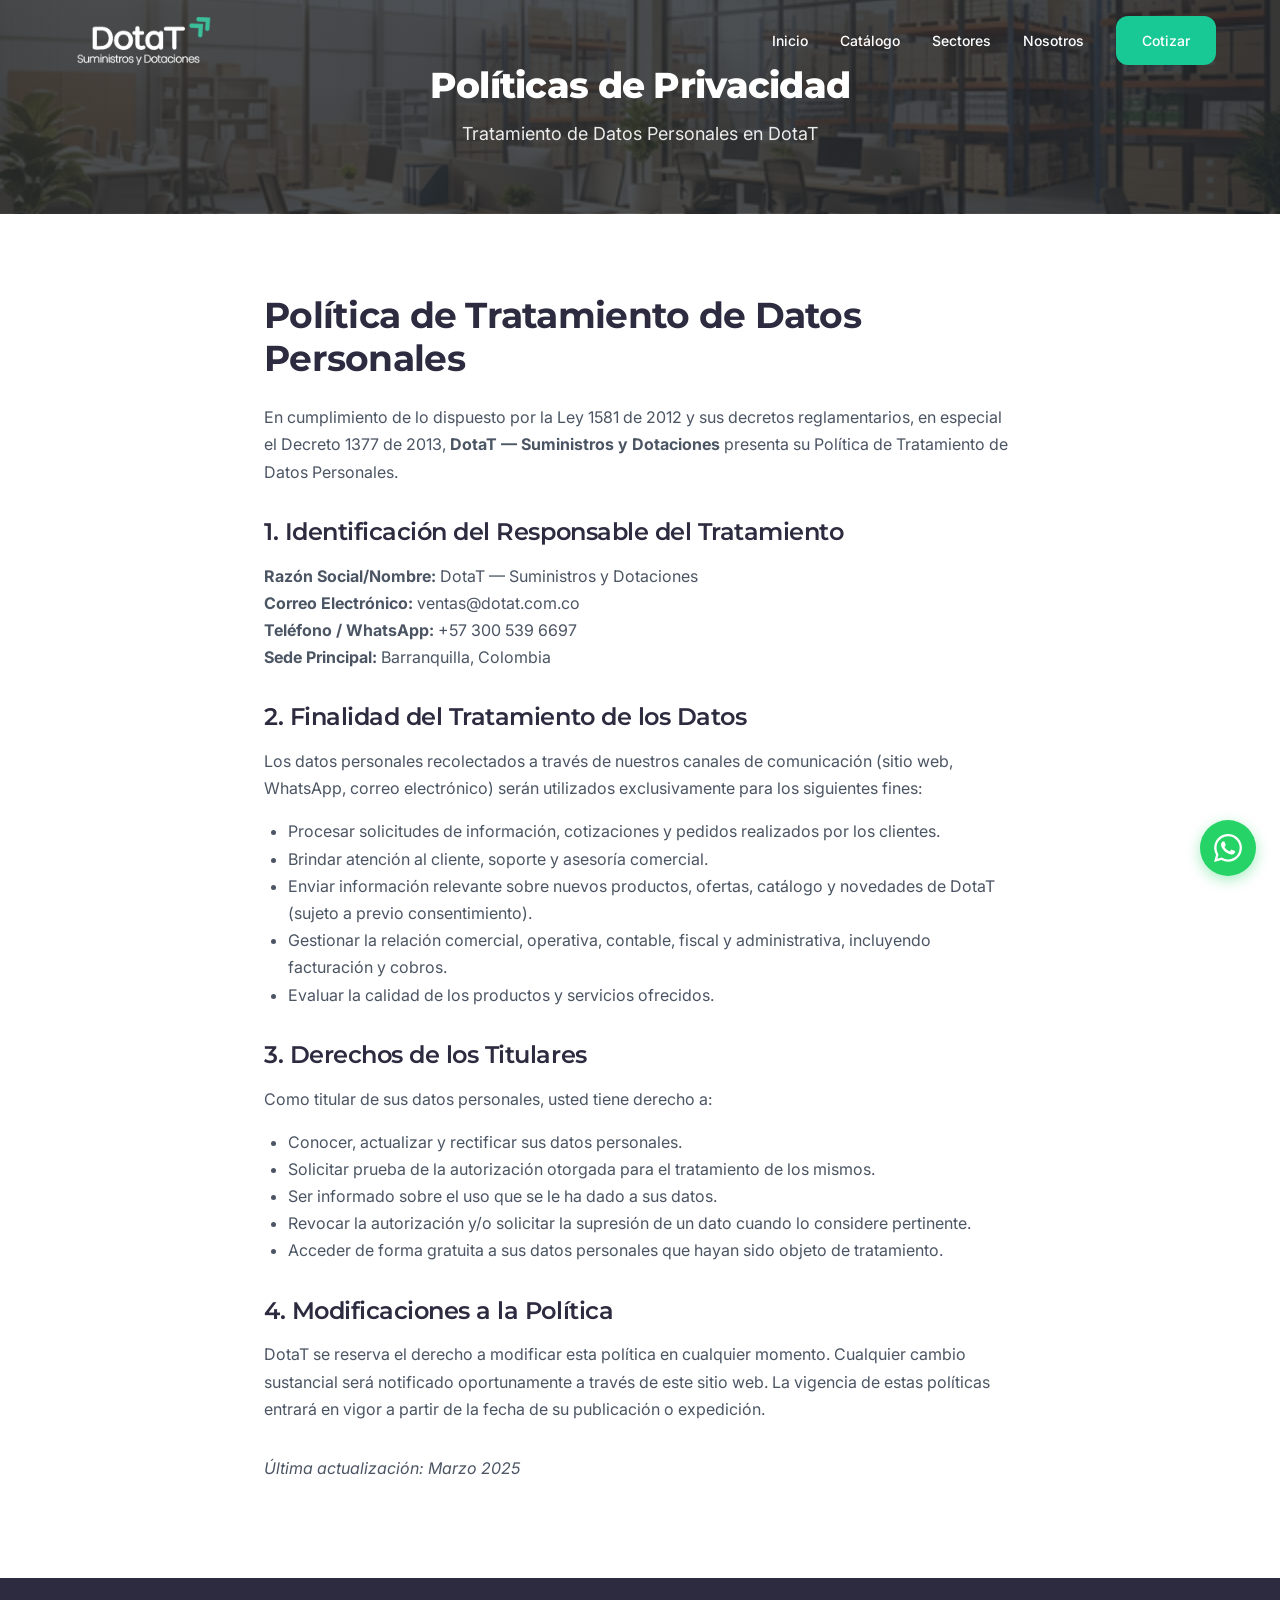
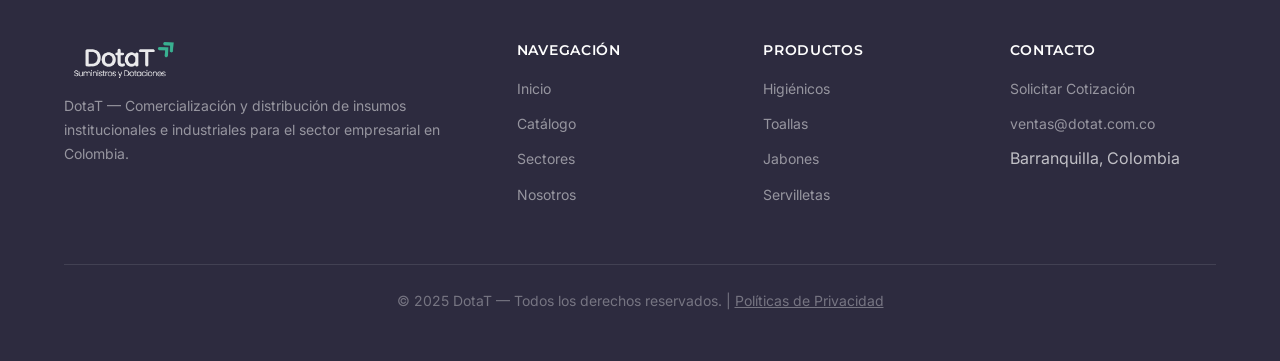
<file: politica-privacidad.html>
<!DOCTYPE html>
<html lang="es">

<head>
    <meta charset="UTF-8">
    <!-- Google tag (gtag.js) -->
    <script async src="https://www.googletagmanager.com/gtag/js?id=G-X34ZD1N8FV"></script>
    <script>
      window.dataLayer = window.dataLayer || [];
      function gtag(){dataLayer.push(arguments);}
      gtag('js', new Date());

      gtag('config', 'G-X34ZD1N8FV');
    </script>
    <meta name="viewport" content="width=device-width, initial-scale=1.0">
    <link rel="icon" href="assets/images/logo/L-05_favicon_192.png" sizes="192x192" type="image/png">
    <link rel="apple-touch-icon" href="assets/images/logo/L-05_favicon.png">
    <title>Políticas de Privacidad — DotaT | Insumos Institucionales e Industriales</title>
    <meta name="description"
        content="Políticas de tratamiento de datos personales de DotaT, en cumplimiento de la Ley 1581 de 2012.">
    <link rel="canonical" href="https://dotat.com.co/politica-privacidad">
    <meta property="og:title" content="Políticas de Privacidad — DotaT">
    <meta property="og:description" content="Políticas de tratamiento de datos personales de DotaT.">
    <meta property="og:url" content="https://dotat.com.co/politica-privacidad">
    <meta property="og:site_name" content="DotaT">
    <meta property="og:locale" content="es_CO">
    <link rel="stylesheet" href="css/styles.css">
</head>

<body>

    <nav class="navbar navbar--scrolled" role="navigation">
        <div class="container navbar__inner">
            <a href="index.html" class="navbar__logo"><img src="assets/images/logo/L-02_logo_white.png" alt="DotaT"></a>
            <button class="navbar__toggle" aria-label="Abrir menú"
                aria-expanded="false"><span></span><span></span><span></span></button>
            <ul class="navbar__links">
                <li><a href="index.html">Inicio</a></li>
                <li><a href="catalogo.html">Catálogo</a></li>
                <li><a href="sectores.html">Sectores</a></li>
                <li><a href="nosotros.html">Nosotros</a></li>
                <li><a href="contacto.html" class="btn btn--primary">Cotizar</a></li>
            </ul>
        </div>
    </nav>

    <section class="page-header"
        style="background-image:linear-gradient(rgba(36, 41, 46, 0.82), rgba(36, 41, 46, 0.82)), url('assets/images/paginas/ph_nosotros.webp'); background-size:cover; background-position:center; padding:var(--space-16) 0;">
        <div class="container" style="position:relative; z-index:2;">
            <h1 style="color:var(--color-white);">Políticas de Privacidad</h1>
            <p style="color:var(--color-white); opacity:0.9;">Tratamiento de Datos Personales en DotaT</p>
        </div>
    </section>

    <section class="section">
        <div class="container" style="max-width: 800px; margin: 0 auto;">
            <h2 style="margin-bottom: var(--space-6);">Política de Tratamiento de Datos Personales</h2>
            
            <p>En cumplimiento de lo dispuesto por la Ley 1581 de 2012 y sus decretos reglamentarios, en especial el Decreto 1377 de 2013, <strong>DotaT — Suministros y Dotaciones</strong> presenta su Política de Tratamiento de Datos Personales.</p>

            <h3 style="margin-top: var(--space-8); margin-bottom: var(--space-4);">1. Identificación del Responsable del Tratamiento</h3>
            <p><strong>Razón Social/Nombre:</strong> DotaT — Suministros y Dotaciones<br>
            <strong>Correo Electrónico:</strong> ventas@dotat.com.co<br>
            <strong>Teléfono / WhatsApp:</strong> +57 300 539 6697<br>
            <strong>Sede Principal:</strong> Barranquilla, Colombia</p>

            <h3 style="margin-top: var(--space-8); margin-bottom: var(--space-4);">2. Finalidad del Tratamiento de los Datos</h3>
            <p>Los datos personales recolectados a través de nuestros canales de comunicación (sitio web, WhatsApp, correo electrónico) serán utilizados exclusivamente para los siguientes fines:</p>
            <ul style="padding-left: var(--space-6); margin-bottom: var(--space-4);">
                <li>Procesar solicitudes de información, cotizaciones y pedidos realizados por los clientes.</li>
                <li>Brindar atención al cliente, soporte y asesoría comercial.</li>
                <li>Enviar información relevante sobre nuevos productos, ofertas, catálogo y novedades de DotaT (sujeto a previo consentimiento).</li>
                <li>Gestionar la relación comercial, operativa, contable, fiscal y administrativa, incluyendo facturación y cobros.</li>
                <li>Evaluar la calidad de los productos y servicios ofrecidos.</li>
            </ul>

            <h3 style="margin-top: var(--space-8); margin-bottom: var(--space-4);">3. Derechos de los Titulares</h3>
            <p>Como titular de sus datos personales, usted tiene derecho a:</p>
            <ul style="padding-left: var(--space-6); margin-bottom: var(--space-4);">
                <li>Conocer, actualizar y rectificar sus datos personales.</li>
                <li>Solicitar prueba de la autorización otorgada para el tratamiento de los mismos.</li>
                <li>Ser informado sobre el uso que se le ha dado a sus datos.</li>
                <li>Revocar la autorización y/o solicitar la supresión de un dato cuando lo considere pertinente.</li>
                <li>Acceder de forma gratuita a sus datos personales que hayan sido objeto de tratamiento.</li>
            </ul>

            <h3 style="margin-top: var(--space-8); margin-bottom: var(--space-4);">4. Modificaciones a la Política</h3>
            <p>DotaT se reserva el derecho a modificar esta política en cualquier momento. Cualquier cambio sustancial será notificado oportunamente a través de este sitio web. La vigencia de estas políticas entrará en vigor a partir de la fecha de su publicación o expedición.</p>

            <p style="margin-top: var(--space-8); font-style: italic;">Última actualización: Marzo 2025</p>
        </div>
    </section>

    <!-- FOOTER -->
    <footer class="footer">
        <div class="container">
            <div class="footer__grid">
                <div class="footer__brand"><img src="assets/images/logo/L-02_logo_white.png" alt="DotaT"
                        style="height:36px;opacity:0.9;">
                    <p>DotaT — Comercialización y distribución de insumos institucionales e industriales para el sector
                        empresarial en Colombia.</p>
                </div>
                <div>
                    <h4 class="footer__heading">Navegación</h4>
                    <ul class="footer__links">
                        <li><a href="index.html">Inicio</a></li>
                        <li><a href="catalogo.html">Catálogo</a></li>
                        <li><a href="sectores.html">Sectores</a></li>
                        <li><a href="nosotros.html">Nosotros</a></li>
                    </ul>
                </div>
                <div>
                    <h4 class="footer__heading">Productos</h4>
                    <ul class="footer__links">
                        <li><a href="catalogo.html#higienicos-jumbo">Higiénicos</a></li>
                        <li><a href="catalogo.html#toallas-flujo-central">Toallas</a></li>
                        <li><a href="catalogo.html#jabones">Jabones</a></li>
                        <li><a href="catalogo.html#servilletas">Servilletas</a></li>
                    </ul>
                </div>
                <div>
                    <h4 class="footer__heading">Contacto</h4>
                    <ul class="footer__links">
                        <li><a href="contacto.html">Solicitar Cotización</a></li>
                        <li><a href="mailto:ventas@dotat.com.co">ventas@dotat.com.co</a></li>
                        <li>Barranquilla, Colombia</li>
                    </ul>
                </div>
            </div>
            <div class="footer__bottom">
                <p>&copy; 2025 DotaT — Todos los derechos reservados. | <a href="politica-privacidad.html" style="color: inherit; text-decoration: underline;">Políticas de Privacidad</a></p>
            </div>
        </div>
    </footer>

    <a href="https://wa.me/573005396697?text=Hola%2C%20me%20interesa%20cotizar%20productos%20DotaT"
        class="whatsapp-float" target="_blank" rel="noopener" aria-label="WhatsApp"><svg width="28" height="28"
            viewBox="0 0 24 24" fill="currentColor">
            <path
                d="M17.472 14.382c-.297-.149-1.758-.867-2.03-.967-.273-.099-.471-.148-.67.15-.197.297-.767.966-.94 1.164-.173.199-.347.223-.644.075-.297-.15-1.255-.463-2.39-1.475-.883-.788-1.48-1.761-1.653-2.059-.173-.297-.018-.458.13-.606.134-.133.298-.347.446-.52.149-.174.198-.298.298-.497.099-.198.05-.371-.025-.52-.075-.149-.669-1.612-.916-2.207-.242-.579-.487-.5-.669-.51-.173-.008-.371-.01-.57-.01-.198 0-.52.074-.792.372-.272.297-1.04 1.016-1.04 2.479 0 1.462 1.065 2.875 1.213 3.074.149.198 2.096 3.2 5.077 4.487.709.306 1.262.489 1.694.625.712.227 1.36.195 1.871.118.571-.085 1.758-.719 2.006-1.413.248-.694.248-1.289.173-1.413-.074-.124-.272-.198-.57-.347m-5.421 7.403h-.004a9.87 9.87 0 01-5.031-1.378l-.361-.214-3.741.982.998-3.648-.235-.374a9.86 9.86 0 01-1.51-5.26c.001-5.45 4.436-9.884 9.888-9.884 2.64 0 5.122 1.03 6.988 2.898a9.825 9.825 0 012.893 6.994c-.003 5.45-4.437 9.884-9.885 9.884m8.413-18.297A11.815 11.815 0 0012.05 0C5.495 0 .16 5.335.157 11.892c0 2.096.547 4.142 1.588 5.945L.057 24l6.305-1.654a11.882 11.882 0 005.683 1.448h.005c6.554 0 11.89-5.335 11.893-11.893a11.821 11.821 0 00-3.48-8.413z" />
        </svg></a>

    <script src="js/main.js"></script>
</body>
</html>
</file>
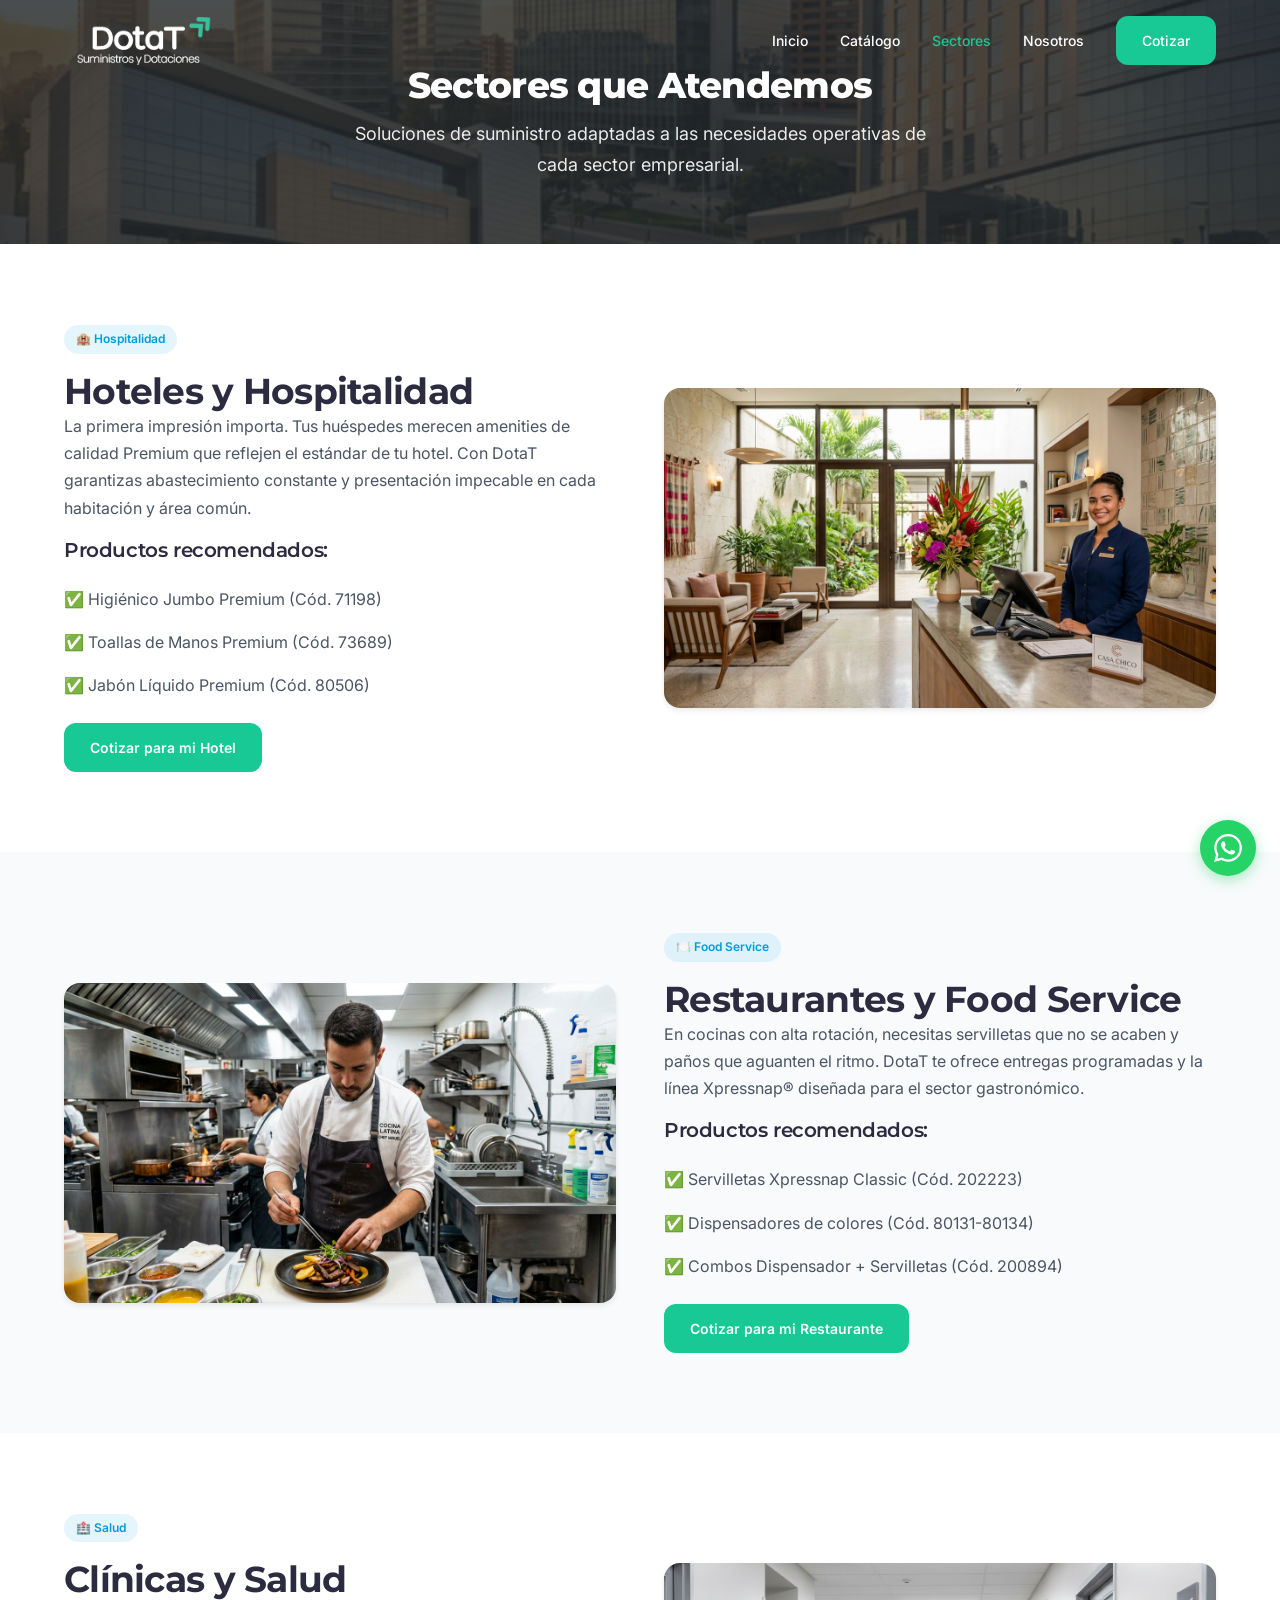
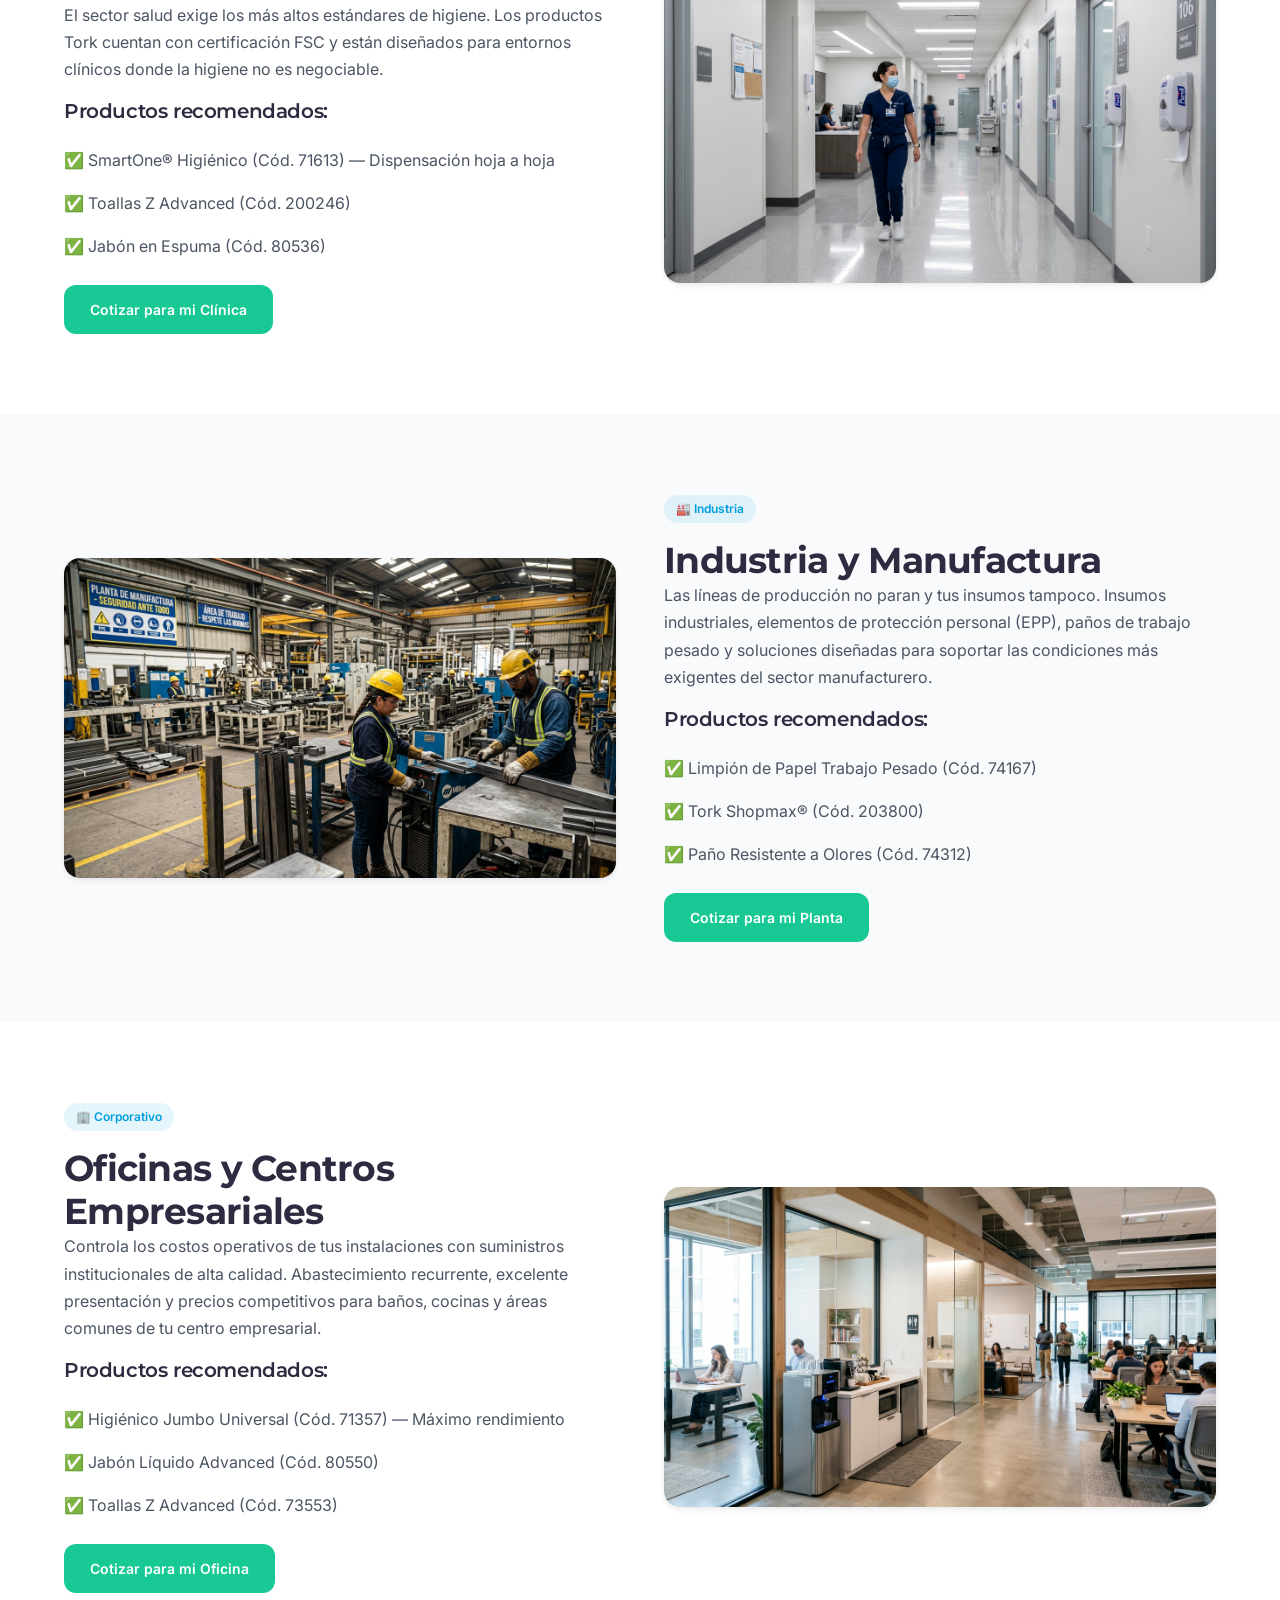
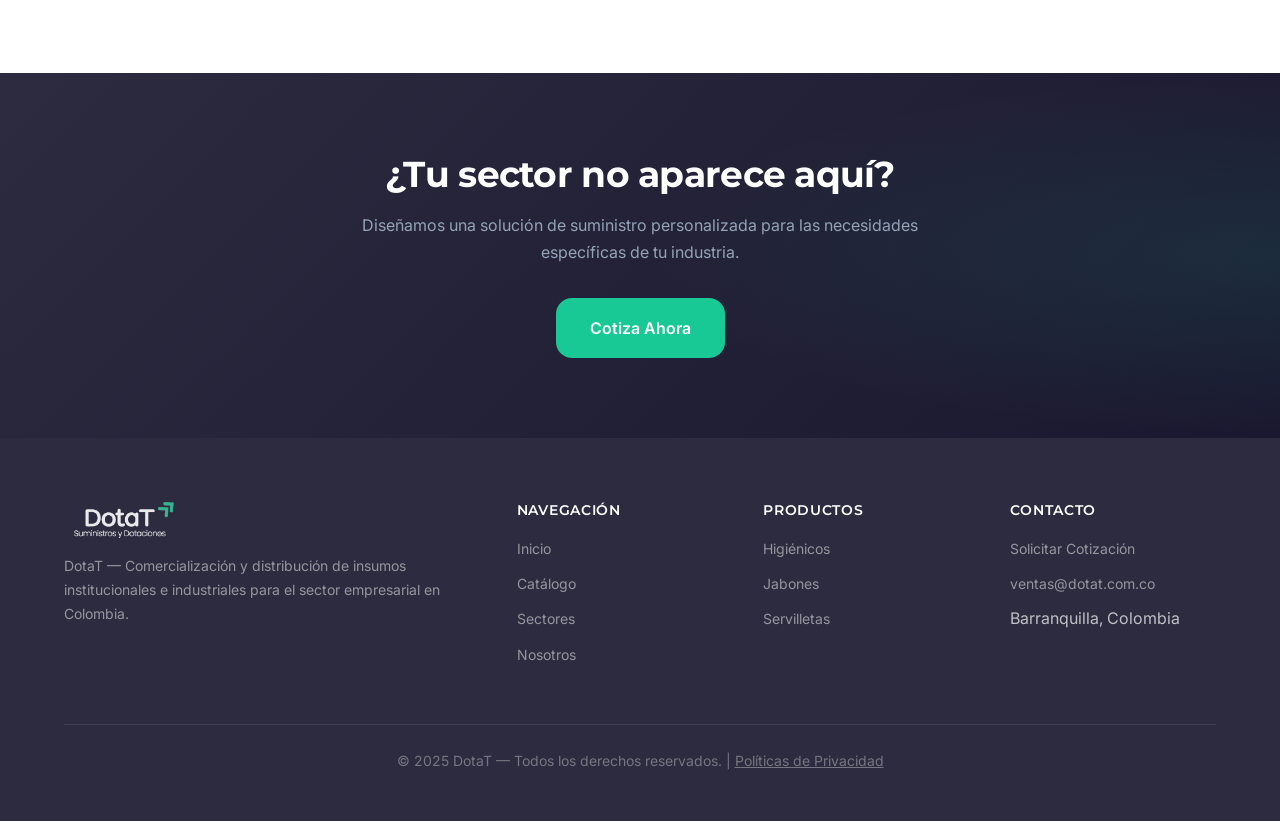
<file: sectores.html>
<!DOCTYPE html>
<html lang="es">

<head>
    <meta charset="UTF-8">
    <!-- Google tag (gtag.js) -->
    <script async src="https://www.googletagmanager.com/gtag/js?id=G-X34ZD1N8FV"></script>
    <script>
      window.dataLayer = window.dataLayer || [];
      function gtag(){dataLayer.push(arguments);}
      gtag('js', new Date());

      gtag('config', 'G-X34ZD1N8FV');
    </script>
    <meta name="viewport" content="width=device-width, initial-scale=1.0">
    <title>Sectores que Atendemos — DotaT</title>
    <meta name="description"
        content="DotaT suministra insumos institucionales e industriales para hoteles, restaurantes, clínicas, industria, comercio y centros empresariales en toda Colombia.">
    <link rel="canonical" href="https://dotat.com.co/sectores">
    <meta property="og:type" content="website">
    <meta property="og:title" content="Sectores que Atendemos — DotaT">
    <meta property="og:description"
        content="Soluciones de suministro institucional e industrial para hoteles, restaurantes, clínicas, industria, comercio y centros empresariales en Colombia.">
    <meta property="og:url" content="https://dotat.com.co/sectores">
    <meta property="og:site_name" content="DotaT">
    <meta property="og:locale" content="es_CO">
    <link rel="stylesheet" href="css/styles.css">
    <script type="application/ld+json">
    {
      "@context": "https://schema.org",
      "@type": "BreadcrumbList",
      "itemListElement": [
        { "@type": "ListItem", "position": 1, "name": "Inicio", "item": "https://dotat.com.co/" },
        { "@type": "ListItem", "position": 2, "name": "Sectores", "item": "https://dotat.com.co/sectores" }
      ]
    }
    </script>
</head>

<body>

    <nav class="navbar navbar--scrolled" role="navigation">
        <div class="container navbar__inner">
            <a href="index.html" class="navbar__logo"><img src="assets/images/logo/L-02_logo_white.png" alt="DotaT"></a>
            <button class="navbar__toggle" aria-label="Abrir menú"
                aria-expanded="false"><span></span><span></span><span></span></button>
            <ul class="navbar__links">
                <li><a href="index.html">Inicio</a></li>
                <li><a href="catalogo.html">Catálogo</a></li>
                <li><a href="sectores.html" style="color:var(--color-accent);">Sectores</a></li>
                <li><a href="nosotros.html">Nosotros</a></li>
                <li><a href="contacto.html" class="btn btn--primary">Cotizar</a></li>
            </ul>
        </div>
    </nav>

    <section class="page-header"
        style="background-image:linear-gradient(rgba(36, 41, 46, 0.82), rgba(36, 41, 46, 0.82)), url('assets/images/paginas/ph_sectores.webp'); background-size:cover; background-position:center; padding:var(--space-16) 0;">
        <div class="container" style="position:relative; z-index:2;">
            <h1 style="color:var(--color-white);">Sectores que Atendemos</h1>
            <p style="color:var(--color-white); opacity:0.9;">Soluciones de suministro adaptadas a las necesidades operativas de cada sector empresarial.</p>
        </div>
    </section>

    <!-- HOTELES -->
    <section class="section" id="hoteles">
        <div class="container two-col">
            <div data-animate>
                <span class="badge badge--tork">🏨 Hospitalidad</span>
                <h2 style="margin-top:var(--space-4);">Hoteles y Hospitalidad</h2>
                <p>La primera impresión importa. Tus huéspedes merecen amenities de calidad Premium que reflejen el
                    estándar de tu hotel. Con DotaT garantizas abastecimiento constante y presentación impecable en cada
                    habitación y área común.</p>
                <h4>Productos recomendados:</h4>
                <ul style="list-style:none;padding:0;margin:var(--space-4) 0;">
                    <li style="padding:var(--space-2) 0;">✅ Higiénico Jumbo Premium (Cód. 71198)</li>
                    <li style="padding:var(--space-2) 0;">✅ Toallas de Manos Premium (Cód. 73689)</li>
                    <li style="padding:var(--space-2) 0;">✅ Jabón Líquido Premium (Cód. 80506)</li>
                </ul>
                <a href="contacto.html" class="btn btn--primary">Cotizar para mi Hotel</a>
            </div>
            <div data-animate class="image-wrapper"
                style="border-radius:var(--radius-lg);overflow:hidden;box-shadow:var(--shadow-md);">
                <img src="assets/images/sectores/s01.webp" alt="Recepción de hotel boutique en Colombia"
                    style="width:100%;height:320px;object-fit:cover;display:block;" loading="lazy">
            </div>
        </div>
    </section>

    <!-- RESTAURANTES -->
    <section class="section section--surface" id="restaurantes">
        <div class="container two-col">
            <div data-animate class="image-wrapper"
                style="border-radius:var(--radius-lg);overflow:hidden;box-shadow:var(--shadow-md);">
                <img src="assets/images/sectores/s02.webp" alt="Cocina profesional de restaurante organizada"
                    style="width:100%;height:320px;object-fit:cover;display:block;" loading="lazy">
            </div>
            <div data-animate>
                <span class="badge badge--tork">🍽️ Food Service</span>
                <h2 style="margin-top:var(--space-4);">Restaurantes y Food Service</h2>
                <p>En cocinas con alta rotación, necesitas servilletas que no se acaben y paños que aguanten el ritmo.
                    DotaT te ofrece entregas programadas y la línea Xpressnap® diseñada para el sector gastronómico.</p>
                <h4>Productos recomendados:</h4>
                <ul style="list-style:none;padding:0;margin:var(--space-4) 0;">
                    <li style="padding:var(--space-2) 0;">✅ Servilletas Xpressnap Classic (Cód. 202223)</li>
                    <li style="padding:var(--space-2) 0;">✅ Dispensadores de colores (Cód. 80131-80134)</li>
                    <li style="padding:var(--space-2) 0;">✅ Combos Dispensador + Servilletas (Cód. 200894)</li>
                </ul>
                <a href="contacto.html" class="btn btn--primary">Cotizar para mi Restaurante</a>
            </div>
        </div>
    </section>

    <!-- CLÍNICAS -->
    <section class="section" id="clinicas">
        <div class="container two-col">
            <div data-animate>
                <span class="badge badge--tork">🏥 Salud</span>
                <h2 style="margin-top:var(--space-4);">Clínicas y Salud</h2>
                <p>El sector salud exige los más altos estándares de higiene. Los productos Tork cuentan con
                    certificación FSC y están diseñados para entornos clínicos donde la higiene no es negociable.</p>
                <h4>Productos recomendados:</h4>
                <ul style="list-style:none;padding:0;margin:var(--space-4) 0;">
                    <li style="padding:var(--space-2) 0;">✅ SmartOne® Higiénico (Cód. 71613) — Dispensación hoja a hoja
                    </li>
                    <li style="padding:var(--space-2) 0;">✅ Toallas Z Advanced (Cód. 200246)</li>
                    <li style="padding:var(--space-2) 0;">✅ Jabón en Espuma (Cód. 80536)</li>
                </ul>
                <a href="contacto.html" class="btn btn--primary">Cotizar para mi Clínica</a>
            </div>
            <div data-animate class="image-wrapper"
                style="border-radius:var(--radius-lg);overflow:hidden;box-shadow:var(--shadow-md);">
                <img src="assets/images/sectores/s03.webp" alt="Pasillo de clínica moderna y limpia"
                    style="width:100%;height:320px;object-fit:cover;display:block;" loading="lazy">
            </div>
        </div>
    </section>

    <!-- INDUSTRIA -->
    <section class="section section--surface" id="industria">
        <div class="container two-col">
            <div data-animate class="image-wrapper"
                style="border-radius:var(--radius-lg);overflow:hidden;box-shadow:var(--shadow-md);">
                <img src="assets/images/sectores/s04.webp" alt="Planta industrial organizada"
                    style="width:100%;height:320px;object-fit:cover;display:block;" loading="lazy">
            </div>
            <div data-animate>
                <span class="badge badge--tork">🏭 Industria</span>
                <h2 style="margin-top:var(--space-4);">Industria y Manufactura</h2>
                <p>Las líneas de producción no paran y tus insumos tampoco. Insumos industriales, elementos de
                    protección personal (EPP), paños de trabajo pesado y soluciones diseñadas para soportar las
                    condiciones más exigentes del sector manufacturero.</p>
                <h4>Productos recomendados:</h4>
                <ul style="list-style:none;padding:0;margin:var(--space-4) 0;">
                    <li style="padding:var(--space-2) 0;">✅ Limpión de Papel Trabajo Pesado (Cód. 74167)</li>
                    <li style="padding:var(--space-2) 0;">✅ Tork Shopmax® (Cód. 203800)</li>
                    <li style="padding:var(--space-2) 0;">✅ Paño Resistente a Olores (Cód. 74312)</li>
                </ul>
                <a href="contacto.html" class="btn btn--primary">Cotizar para mi Planta</a>
            </div>
        </div>
    </section>

    <!-- OFICINAS -->
    <section class="section" id="oficinas">
        <div class="container two-col">
            <div data-animate>
                <span class="badge badge--tork">🏢 Corporativo</span>
                <h2 style="margin-top:var(--space-4);">Oficinas y Centros Empresariales</h2>
                <p>Controla los costos operativos de tus instalaciones con suministros institucionales de alta calidad.
                    Abastecimiento recurrente, excelente presentación y precios competitivos para baños, cocinas y áreas
                    comunes de tu centro empresarial.</p>
                <h4>Productos recomendados:</h4>
                <ul style="list-style:none;padding:0;margin:var(--space-4) 0;">
                    <li style="padding:var(--space-2) 0;">✅ Higiénico Jumbo Universal (Cód. 71357) — Máximo rendimiento
                    </li>
                    <li style="padding:var(--space-2) 0;">✅ Jabón Líquido Advanced (Cód. 80550)</li>
                    <li style="padding:var(--space-2) 0;">✅ Toallas Z Advanced (Cód. 73553)</li>
                </ul>
                <a href="contacto.html" class="btn btn--primary">Cotizar para mi Oficina</a>
            </div>
            <div data-animate class="image-wrapper"
                style="border-radius:var(--radius-lg);overflow:hidden;box-shadow:var(--shadow-md);">
                <img src="assets/images/sectores/s05.webp" alt="Espacio de oficina moderna tipo coworking"
                    style="width:100%;height:320px;object-fit:cover;display:block;" loading="lazy">
            </div>
        </div>
    </section>

    <!-- CTA -->
    <section class="cta-banner">
        <div class="container" style="position:relative;z-index:2;">
            <h2>¿Tu sector no aparece aquí?</h2>
            <p>Diseñamos una solución de suministro personalizada para las necesidades específicas de tu industria.</p>
            <a href="contacto.html" class="btn btn--primary btn--lg">Cotiza Ahora</a>
        </div>
    </section>

    <footer class="footer">
        <div class="container">
            <div class="footer__grid">
                <div class="footer__brand"><img src="assets/images/logo/L-02_logo_white.png" alt="DotaT"
                        style="height:36px;opacity:0.9;">
                    <p>DotaT — Comercialización y distribución de insumos institucionales e industriales para el sector
                        empresarial en Colombia.</p>
                </div>
                <div>
                    <h4 class="footer__heading">Navegación</h4>
                    <ul class="footer__links">
                        <li><a href="index.html">Inicio</a></li>
                        <li><a href="catalogo.html">Catálogo</a></li>
                        <li><a href="sectores.html">Sectores</a></li>
                        <li><a href="nosotros.html">Nosotros</a></li>
                    </ul>
                </div>
                <div>
                    <h4 class="footer__heading">Productos</h4>
                    <ul class="footer__links">
                        <li><a href="catalogo.html#higienicos-jumbo">Higiénicos</a></li>
                        <li><a href="catalogo.html#jabones">Jabones</a></li>
                        <li><a href="catalogo.html#servilletas">Servilletas</a></li>
                    </ul>
                </div>
                <div>
                    <h4 class="footer__heading">Contacto</h4>
                    <ul class="footer__links">
                        <li><a href="contacto.html">Solicitar Cotización</a></li>
                        <li><a href="mailto:ventas@dotat.com.co">ventas@dotat.com.co</a></li>
                        <li>Barranquilla, Colombia</li>
                    </ul>
                </div>
            </div>
            <div class="footer__bottom">
                <p>&copy; 2025 DotaT — Todos los derechos reservados. | <a href="politica-privacidad.html" style="color: inherit; text-decoration: underline;">Políticas de Privacidad</a></p>
            </div>
        </div>
    </footer>

    <a href="https://wa.me/573005396697?text=Hola%2C%20me%20interesa%20cotizar%20productos%20DotaT"
        class="whatsapp-float" target="_blank" rel="noopener" aria-label="WhatsApp"><svg width="28" height="28"
            viewBox="0 0 24 24" fill="currentColor">
            <path
                d="M17.472 14.382c-.297-.149-1.758-.867-2.03-.967-.273-.099-.471-.148-.67.15-.197.297-.767.966-.94 1.164-.173.199-.347.223-.644.075-.297-.15-1.255-.463-2.39-1.475-.883-.788-1.48-1.761-1.653-2.059-.173-.297-.018-.458.13-.606.134-.133.298-.347.446-.52.149-.174.198-.298.298-.497.099-.198.05-.371-.025-.52-.075-.149-.669-1.612-.916-2.207-.242-.579-.487-.5-.669-.51-.173-.008-.371-.01-.57-.01-.198 0-.52.074-.792.372-.272.297-1.04 1.016-1.04 2.479 0 1.462 1.065 2.875 1.213 3.074.149.198 2.096 3.2 5.077 4.487.709.306 1.262.489 1.694.625.712.227 1.36.195 1.871.118.571-.085 1.758-.719 2.006-1.413.248-.694.248-1.289.173-1.413-.074-.124-.272-.198-.57-.347m-5.421 7.403h-.004a9.87 9.87 0 01-5.031-1.378l-.361-.214-3.741.982.998-3.648-.235-.374a9.86 9.86 0 01-1.51-5.26c.001-5.45 4.436-9.884 9.888-9.884 2.64 0 5.122 1.03 6.988 2.898a9.825 9.825 0 012.893 6.994c-.003 5.45-4.437 9.884-9.885 9.884m8.413-18.297A11.815 11.815 0 0012.05 0C5.495 0 .16 5.335.157 11.892c0 2.096.547 4.142 1.588 5.945L.057 24l6.305-1.654a11.882 11.882 0 005.683 1.448h.005c6.554 0 11.89-5.335 11.893-11.893a11.821 11.821 0 00-3.48-8.413z" />
        </svg></a>

    <script src="js/main.js"></script>
</body>

</html>
</file>
<file: css/styles.css>
/* ============================================
   DotaT B2B — Sistema de Diseño Global
   ============================================ */

/* --- Google Fonts --- */
@import url('https://fonts.googleapis.com/css2?family=Inter:wght@400;500;600&family=Montserrat:wght@600;700;800&display=swap');

/* --- Design Tokens --- */
:root {
  /* Brand Colors */
  --color-accent: #18C995;
  --color-accent-hover: #14b383;
  --color-accent-light: rgba(24, 201, 149, 0.1);
  --color-primary-dark: #2D2B3F;
  --color-primary-dark-translucent: rgba(45, 43, 63, 0.85);
  --color-tork-blue: #009EDD;
  --color-tork-blue-light: rgba(0, 158, 221, 0.1);

  /* Neutrals */
  --color-white: #FFFFFF;
  --color-bg: #FFFFFF;
  --color-surface: #F8FAFC;
  --color-border: #E2E8F0;
  --color-text-primary: #2D2B3F;
  --color-text-body: #4B5563;
  --color-text-muted: #94A3B8;

  /* Typography */
  --font-heading: 'Montserrat', sans-serif;
  --font-body: 'Inter', sans-serif;

  /* Font Sizes (Fluid) */
  --text-xs: 0.75rem;
  --text-sm: 0.875rem;
  --text-base: 1rem;
  --text-lg: 1.125rem;
  --text-xl: 1.25rem;
  --text-2xl: 1.5rem;
  --text-3xl: 1.875rem;
  --text-4xl: 2.25rem;
  --text-5xl: 3rem;

  /* Spacing */
  --space-1: 0.25rem;
  --space-2: 0.5rem;
  --space-3: 0.75rem;
  --space-4: 1rem;
  --space-5: 1.25rem;
  --space-6: 1.5rem;
  --space-8: 2rem;
  --space-10: 2.5rem;
  --space-12: 3rem;
  --space-16: 4rem;
  --space-20: 5rem;
  --space-24: 6rem;

  /* Radius */
  --radius-sm: 8px;
  --radius-md: 12px;
  --radius-lg: 16px;
  --radius-xl: 24px;
  --radius-full: 9999px;

  /* Shadows (tinted with primary dark) */
  --shadow-sm: 0 1px 3px rgba(45, 43, 63, 0.04), 0 1px 2px rgba(45, 43, 63, 0.06);
  --shadow-md: 0 4px 6px rgba(45, 43, 63, 0.04), 0 2px 4px rgba(45, 43, 63, 0.06);
  --shadow-lg: 0 10px 25px rgba(45, 43, 63, 0.06), 0 4px 10px rgba(45, 43, 63, 0.04);
  --shadow-xl: 0 20px 40px rgba(45, 43, 63, 0.08), 0 8px 16px rgba(45, 43, 63, 0.04);

  /* Transitions */
  --transition-fast: 150ms ease-in-out;
  --transition-base: 250ms ease-in-out;
  --transition-slow: 350ms ease-in-out;

  /* Container */
  --container-max: 1200px;
  --container-padding: var(--space-6);
}

/* --- Reset & Base --- */
*,
*::before,
*::after {
  box-sizing: border-box;
  margin: 0;
  padding: 0;
}

html {
  scroll-behavior: smooth;
  -webkit-font-smoothing: antialiased;
  -moz-osx-font-smoothing: grayscale;
}

body {
  font-family: var(--font-body);
  font-size: var(--text-base);
  line-height: 1.7;
  color: var(--color-text-body);
  background-color: var(--color-bg);
}

img {
  max-width: 100%;
  height: auto;
  display: block;
}

a {
  color: var(--color-accent);
  text-decoration: none;
  transition: color var(--transition-fast);
}

a:hover {
  color: var(--color-accent-hover);
}

a:focus-visible {
  outline: 2px solid var(--color-accent);
  outline-offset: 2px;
  border-radius: var(--radius-sm);
}

/* --- Typography --- */
h1,
h2,
h3,
h4,
h5,
h6 {
  font-family: var(--font-heading);
  color: var(--color-text-primary);
  line-height: 1.2;
  letter-spacing: -0.02em;
}

h1 {
  font-size: var(--text-5xl);
  font-weight: 800;
}

h2 {
  font-size: var(--text-4xl);
  font-weight: 700;
}

h3 {
  font-size: var(--text-2xl);
  font-weight: 600;
}

h4 {
  font-size: var(--text-xl);
  font-weight: 600;
}

p {
  margin-bottom: var(--space-4);
}

.text-muted {
  color: var(--color-text-muted);
}

.text-accent {
  color: var(--color-accent);
}

/* --- Layout --- */
.container {
  width: 100%;
  max-width: var(--container-max);
  margin-left: auto;
  margin-right: auto;
  padding-left: var(--container-padding);
  padding-right: var(--container-padding);
}

.section {
  padding-top: var(--space-20);
  padding-bottom: var(--space-20);
}

.section--surface {
  background-color: var(--color-surface);
}

.grid {
  display: grid;
  gap: var(--space-8);
}

.grid--2 {
  grid-template-columns: repeat(2, 1fr);
}

.grid--3 {
  grid-template-columns: repeat(3, 1fr);
}

.grid--4 {
  grid-template-columns: repeat(4, 1fr);
}

@media (max-width: 1024px) {
  .grid--4 {
    grid-template-columns: repeat(2, 1fr);
  }

  .grid--3 {
    grid-template-columns: repeat(2, 1fr);
  }
}

@media (max-width: 640px) {

  .grid--4,
  .grid--3,
  .grid--2 {
    grid-template-columns: 1fr;
  }

  h1 {
    font-size: var(--text-3xl);
  }

  h2 {
    font-size: var(--text-2xl);
  }

  .section {
    padding-top: var(--space-12);
    padding-bottom: var(--space-12);
  }
}

/* --- Buttons --- */
.btn {
  display: inline-flex;
  align-items: center;
  justify-content: center;
  gap: var(--space-2);
  font-family: var(--font-body);
  font-weight: 600;
  font-size: var(--text-sm);
  padding: var(--space-3) var(--space-6);
  border-radius: var(--radius-md);
  border: 2px solid transparent;
  cursor: pointer;
  transition: transform var(--transition-fast), background-color var(--transition-fast), box-shadow var(--transition-fast);
  text-decoration: none;
  line-height: 1.5;
}

.btn:focus-visible {
  outline: 2px solid var(--color-accent);
  outline-offset: 2px;
}

.btn:active {
  transform: scale(0.97);
}

.btn--primary {
  background-color: var(--color-accent);
  color: var(--color-white);
}

.btn--primary:hover {
  background-color: var(--color-accent-hover);
  transform: scale(1.03);
  box-shadow: 0 4px 14px rgba(24, 201, 149, 0.3);
  color: var(--color-white);
}

.btn--outline {
  background-color: transparent;
  color: var(--color-accent);
  border-color: var(--color-accent);
}

.btn--outline:hover {
  background-color: var(--color-accent);
  color: var(--color-white);
  transform: scale(1.03);
}

.btn--dark {
  background-color: var(--color-primary-dark);
  color: var(--color-white);
}

.btn--dark:hover {
  background-color: #3d3a52;
  transform: scale(1.03);
  color: var(--color-white);
}

.btn--lg {
  padding: var(--space-4) var(--space-8);
  font-size: var(--text-base);
  border-radius: var(--radius-lg);
}

/* --- Navbar --- */
.navbar {
  position: fixed;
  top: 0;
  left: 0;
  width: 100%;
  z-index: 100;
  padding: var(--space-4) 0;
  transition: background-color var(--transition-base), box-shadow var(--transition-base), padding var(--transition-base);
}

.navbar--scrolled {
  background-color: var(--color-primary-dark-translucent);
  backdrop-filter: blur(12px);
  -webkit-backdrop-filter: blur(12px);
  box-shadow: var(--shadow-md);
  padding: var(--space-2) 0;
}

.navbar__inner {
  display: flex;
  align-items: center;
  justify-content: space-between;
}

.navbar__logo img {
  height: 48px;
  width: auto;
}

.navbar__links {
  display: flex;
  align-items: center;
  gap: var(--space-8);
  list-style: none;
}

.navbar__links a {
  color: var(--color-white);
  font-weight: 500;
  font-size: var(--text-sm);
  transition: color var(--transition-fast);
  position: relative;
}

.navbar__links a:hover {
  color: var(--color-accent);
}

.navbar__links a::after {
  content: '';
  position: absolute;
  bottom: -4px;
  left: 0;
  width: 0;
  height: 2px;
  background-color: var(--color-accent);
  transition: width var(--transition-base);
}

.navbar__links a:hover::after {
  width: 100%;
}

/* Mobile menu */
.navbar__toggle {
  display: none;
  background: none;
  border: none;
  cursor: pointer;
  padding: var(--space-2);
}

.navbar__toggle span {
  display: block;
  width: 24px;
  height: 2px;
  background-color: var(--color-white);
  margin: 5px 0;
  transition: transform var(--transition-fast), opacity var(--transition-fast);
}

@media (max-width: 768px) {
  .navbar__toggle {
    display: block;
  }

  .navbar__links {
    display: none;
    position: absolute;
    top: 100%;
    left: 0;
    width: 100%;
    flex-direction: column;
    background-color: var(--color-primary-dark);
    padding: var(--space-6);
    gap: var(--space-4);
  }

  .navbar__links--open {
    display: flex;
  }
}

/* --- Hero --- */
.hero {
  position: relative;
  min-height: 90vh;
  display: flex;
  align-items: center;
  background: linear-gradient(135deg, var(--color-primary-dark) 0%, #1a1830 60%, #12202e 100%);
  overflow: hidden;
}

.hero::before {
  content: '';
  position: absolute;
  top: -50%;
  right: -20%;
  width: 70%;
  height: 150%;
  background: radial-gradient(ellipse, rgba(24, 201, 149, 0.08) 0%, transparent 70%);
  pointer-events: none;
}

.hero::after {
  content: '';
  position: absolute;
  inset: 0;
  pointer-events: none;
  z-index: 1;
}

.hero__content {
  position: relative;
  z-index: 2;
  max-width: 680px;
}

.hero__badge {
  display: inline-flex;
  align-items: center;
  gap: var(--space-2);
  background-color: rgba(24, 201, 149, 0.12);
  color: var(--color-accent);
  font-size: var(--text-sm);
  font-weight: 600;
  padding: var(--space-2) var(--space-4);
  border-radius: var(--radius-full);
  margin-bottom: var(--space-6);
}

.hero h1 {
  color: var(--color-white);
  margin-bottom: var(--space-6);
}

.hero__subtitle {
  color: var(--color-text-muted);
  font-size: var(--text-lg);
  margin-bottom: var(--space-8);
  line-height: 1.7;
}

.hero__actions {
  display: flex;
  gap: var(--space-4);
  flex-wrap: wrap;
}

/* --- Trust Bar --- */
.trust-bar {
  background-color: var(--color-surface);
  border-bottom: 1px solid var(--color-border);
}

.trust-bar__inner {
  display: flex;
  justify-content: center;
  align-items: center;
  gap: var(--space-12);
  padding: var(--space-8) 0;
  flex-wrap: wrap;
}

.trust-item {
  display: flex;
  align-items: center;
  gap: var(--space-3);
  font-size: var(--text-sm);
  font-weight: 600;
  color: var(--color-text-primary);
}

.trust-item__icon {
  width: 44px;
  height: 44px;
  display: flex;
  align-items: center;
  justify-content: center;
  background-color: var(--color-accent);
  color: var(--color-white);
  border-radius: var(--radius-md);
  font-size: var(--text-lg);
  flex-shrink: 0;
}

/* --- Cards --- */
.card {
  background-color: var(--color-white);
  border-radius: var(--radius-lg);
  overflow: hidden;
  box-shadow: var(--shadow-sm);
  border: 1px solid var(--color-border);
  transition: transform var(--transition-base), box-shadow var(--transition-base);
}

.card:hover {
  transform: translateY(-4px);
  box-shadow: var(--shadow-lg);
}

/* Category card hover glow */
.category-card:hover {
  box-shadow: 0 8px 30px rgba(24, 201, 149, 0.15), var(--shadow-lg);
}

/* Category Card */
.category-card {
  position: relative;
  border-radius: var(--radius-lg);
  overflow: hidden;
  cursor: pointer;
  aspect-ratio: 4/3;
}

.category-card__img {
  width: 100%;
  height: 100%;
  object-fit: cover;
  transition: transform var(--transition-slow);
}

.category-card:hover .category-card__img {
  transform: scale(1.05);
}

.category-card__overlay {
  position: absolute;
  inset: 0;
  background: linear-gradient(to top, rgba(45, 43, 63, 0.85), transparent 60%);
  display: flex;
  align-items: flex-end;
  padding: var(--space-6);
}

.category-card__title {
  color: var(--color-white);
  font-family: var(--font-heading);
  font-size: var(--text-xl);
  font-weight: 600;
}

/* Sector Card */
.sector-card {
  text-align: center;
  padding: var(--space-10) var(--space-6);
}

.sector-card__icon {
  width: 64px;
  height: 64px;
  margin: 0 auto var(--space-4);
  display: flex;
  align-items: center;
  justify-content: center;
  background: var(--color-accent-light);
  color: var(--color-accent);
  border-radius: var(--radius-lg);
  font-size: var(--text-2xl);
}

.sector-card__title {
  font-family: var(--font-heading);
  font-weight: 600;
  font-size: var(--text-lg);
  color: var(--color-text-primary);
  margin-bottom: var(--space-2);
}

.sector-card__desc {
  font-size: var(--text-sm);
  color: var(--color-text-muted);
  margin-bottom: var(--space-4);
}

/* Product Card */
.product-card {
  position: relative;
  display: flex;
  flex-direction: column;
}

.product-card__img-wrap {
  background-color: var(--color-surface);
  padding: var(--space-6);
  display: flex;
  align-items: center;
  justify-content: center;
  min-height: 200px;
}

.product-card__img {
  max-height: 160px;
  object-fit: contain;
}

.product-card__body {
  padding: var(--space-5);
  flex: 1;
  display: flex;
  flex-direction: column;
}

.product-card__brand {
  display: inline-block;
  background-color: var(--color-tork-blue-light);
  color: var(--color-tork-blue);
  font-size: var(--text-xs);
  font-weight: 600;
  padding: 2px 8px;
  border-radius: var(--radius-full);
  margin-bottom: var(--space-2);
}

.product-card__quality {
  display: inline-block;
  font-size: var(--text-xs);
  font-weight: 600;
  padding: 2px 8px;
  border-radius: var(--radius-full);
  margin-left: var(--space-1);
}

.product-card__quality--premium {
  background: #fef3c7;
  color: #92400e;
}

.product-card__quality--advanced {
  background: #dbeafe;
  color: #1e40af;
}

.product-card__quality--universal {
  background: #e2e8f0;
  color: #475569;
}

.product-card__name {
  font-family: var(--font-heading);
  font-weight: 600;
  font-size: var(--text-base);
  color: var(--color-text-primary);
  margin: var(--space-2) 0;
  flex: 1;
}

.product-card__code {
  font-size: var(--text-sm);
  color: var(--color-text-muted);
}

.product-card__embalaje {
  display: inline-flex;
  align-items: center;
  gap: var(--space-1);
  font-size: var(--text-xs);
  font-weight: 600;
  color: var(--color-accent);
  background-color: var(--color-accent-light);
  padding: 2px 8px;
  border-radius: var(--radius-full);
  margin-top: var(--space-2);
}

/* Embalaje hint in quotation form */
.embalaje-hint {
  display: none;
  font-size: var(--text-xs);
  color: var(--color-accent);
  font-weight: 500;
  margin-top: var(--space-1);
  padding: 3px var(--space-2);
  background-color: var(--color-accent-light);
  border-radius: var(--radius-sm);
}

.product-card__footer {
  padding: 0 var(--space-5) var(--space-5);
  display: flex;
  gap: var(--space-2);
  margin-top: auto;
}

/* --- CTA Banner --- */
.cta-banner {
  background: linear-gradient(135deg, var(--color-primary-dark), #1a1830);
  color: var(--color-white);
  text-align: center;
  padding: var(--space-20) var(--space-6);
  position: relative;
  overflow: hidden;
}

.cta-banner::before {
  content: '';
  position: absolute;
  top: 0;
  right: 0;
  width: 50%;
  height: 100%;
  background: radial-gradient(ellipse at right, rgba(24, 201, 149, 0.1), transparent 70%);
  pointer-events: none;
}

.cta-banner h2 {
  color: var(--color-white);
  margin-bottom: var(--space-4);
}

.cta-banner p {
  color: var(--color-text-muted);
  margin-bottom: var(--space-8);
  max-width: 600px;
  margin-left: auto;
  margin-right: auto;
}

/* --- Footer --- */
.footer {
  background-color: var(--color-primary-dark);
  color: rgba(255, 255, 255, 0.7);
  padding: var(--space-16) 0 var(--space-8);
}

.footer__grid {
  display: grid;
  grid-template-columns: 2fr 1fr 1fr 1fr;
  gap: var(--space-10);
  margin-bottom: var(--space-12);
}

.footer__brand p {
  font-size: var(--text-sm);
  line-height: 1.7;
  color: rgba(255, 255, 255, 0.5);
  margin-top: var(--space-4);
}

.footer__heading {
  color: var(--color-white);
  font-family: var(--font-heading);
  font-size: var(--text-sm);
  font-weight: 600;
  text-transform: uppercase;
  letter-spacing: 0.05em;
  margin-bottom: var(--space-4);
}

.footer__links {
  list-style: none;
}

.footer__links li {
  margin-bottom: var(--space-2);
}

.footer__links a {
  color: rgba(255, 255, 255, 0.5);
  font-size: var(--text-sm);
  transition: color var(--transition-fast);
}

.footer__links a:hover {
  color: var(--color-accent);
}

.footer__bottom {
  border-top: 1px solid rgba(255, 255, 255, 0.1);
  padding-top: var(--space-6);
  text-align: center;
  font-size: var(--text-sm);
  color: rgba(255, 255, 255, 0.35);
}

@media (max-width: 768px) {
  .footer__grid {
    grid-template-columns: 1fr 1fr;
  }
}

@media (max-width: 480px) {
  .footer__grid {
    grid-template-columns: 1fr;
  }
}

/* --- WhatsApp Float --- */
.whatsapp-float {
  position: fixed;
  bottom: var(--space-6);
  right: var(--space-6);
  z-index: 200;
  width: 56px;
  height: 56px;
  background-color: #25D366;
  color: var(--color-white);
  border-radius: var(--radius-full);
  display: flex;
  align-items: center;
  justify-content: center;
  font-size: 28px;
  box-shadow: 0 4px 14px rgba(37, 211, 102, 0.4);
  transition: transform var(--transition-fast), box-shadow var(--transition-fast);
  text-decoration: none;
}

.whatsapp-float:hover {
  transform: scale(1.1);
  box-shadow: 0 6px 20px rgba(37, 211, 102, 0.5);
  color: var(--color-white);
}

/* --- Section Header --- */
.section-header {
  text-align: center;
  max-width: 650px;
  margin: 0 auto var(--space-12);
}

.section-header h2 {
  margin-bottom: var(--space-3);
}

.section-header p {
  color: var(--color-text-muted);
  font-size: var(--text-lg);
}

/* --- Forms --- */
.form-group {
  margin-bottom: var(--space-5);
}

.form-label {
  display: block;
  font-weight: 500;
  font-size: var(--text-sm);
  color: var(--color-text-primary);
  margin-bottom: var(--space-2);
}

.form-label span {
  color: var(--color-accent);
}

.form-input,
.form-select,
.form-textarea {
  width: 100%;
  padding: var(--space-3) var(--space-4);
  font-family: var(--font-body);
  font-size: var(--text-base);
  color: var(--color-text-primary);
  background-color: var(--color-white);
  border: 1px solid var(--color-border);
  border-radius: var(--radius-md);
  transition: border-color var(--transition-fast), box-shadow var(--transition-fast);
}

.form-input:focus,
.form-select:focus,
.form-textarea:focus {
  outline: none;
  border-color: var(--color-accent);
  box-shadow: 0 0 0 3px rgba(24, 201, 149, 0.15);
}

.form-select:disabled {
  background-color: var(--color-surface);
  cursor: not-allowed;
  opacity: 0.7;
}

.form-textarea {
  resize: vertical;
  min-height: 100px;
}

/* --- Badge --- */
.badge {
  display: inline-flex;
  align-items: center;
  gap: var(--space-1);
  padding: var(--space-1) var(--space-3);
  border-radius: var(--radius-full);
  font-size: var(--text-xs);
  font-weight: 600;
}

.badge--tork {
  background-color: var(--color-tork-blue-light);
  color: var(--color-tork-blue);
}

/* --- Utilities --- */
.text-center {
  text-align: center;
}

.flex {
  display: flex;
}

.flex-col {
  flex-direction: column;
}

.items-center {
  align-items: center;
}

.justify-center {
  justify-content: center;
}

.justify-between {
  justify-content: space-between;
}

.gap-4 {
  gap: var(--space-4);
}

.gap-8 {
  gap: var(--space-8);
}

.mt-4 {
  margin-top: var(--space-4);
}

.mt-8 {
  margin-top: var(--space-8);
}

.mb-4 {
  margin-bottom: var(--space-4);
}

.mb-8 {
  margin-bottom: var(--space-8);
}

/* --- Animations --- */
[data-animate] {
  opacity: 0;
  transform: translateY(24px);
  transition: opacity 0.6s ease-out, transform 0.6s ease-out;
}

[data-animate].animate-in {
  opacity: 1;
  transform: translateY(0);
}

/* Stagger delays for grid children */
[data-animate]:nth-child(2) {
  transition-delay: 0.08s;
}

[data-animate]:nth-child(3) {
  transition-delay: 0.16s;
}

[data-animate]:nth-child(4) {
  transition-delay: 0.24s;
}

[data-animate]:nth-child(5) {
  transition-delay: 0.32s;
}

[data-animate]:nth-child(6) {
  transition-delay: 0.40s;
}

/* --- How It Works Section --- */
.steps {
  display: grid;
  grid-template-columns: repeat(3, 1fr);
  gap: var(--space-8);
  counter-reset: step;
}

.step {
  text-align: center;
  position: relative;
}

.step__number {
  width: 56px;
  height: 56px;
  display: flex;
  align-items: center;
  justify-content: center;
  margin: 0 auto var(--space-4);
  background: linear-gradient(135deg, var(--color-accent), #14b383);
  color: var(--color-white);
  border-radius: var(--radius-full);
  font-family: var(--font-heading);
  font-weight: 800;
  font-size: var(--text-xl);
}

.step__title {
  font-family: var(--font-heading);
  font-weight: 700;
  font-size: var(--text-lg);
  color: var(--color-text-primary);
  margin-bottom: var(--space-2);
}

.step__desc {
  font-size: var(--text-sm);
  color: var(--color-text-muted);
}

/* Connector lines between steps */
.step:not(:last-child)::after {
  content: '';
  position: absolute;
  top: 28px;
  left: calc(50% + 36px);
  width: calc(100% - 72px);
  height: 2px;
  background: linear-gradient(to right, var(--color-accent), var(--color-border));
  opacity: 0.4;
}

@media (max-width: 640px) {
  .steps {
    grid-template-columns: 1fr;
    gap: var(--space-6);
  }

  .step:not(:last-child)::after {
    display: none;
  }
}

/* --- Page Header (for subpages) --- */
.page-header {
  background: linear-gradient(135deg, var(--color-primary-dark) 0%, #1a1830 100%);
  padding: calc(var(--space-24) + 60px) 0 var(--space-16);
  text-align: center;
}

.page-header h1 {
  color: var(--color-white);
  margin-bottom: var(--space-3);
  font-size: var(--text-4xl);
}

.page-header p {
  color: var(--color-text-muted);
  font-size: var(--text-lg);
  max-width: 600px;
  margin: 0 auto;
}

/* --- Catalog Filters --- */
.catalog-layout {
  display: grid;
  grid-template-columns: 260px 1fr;
  gap: var(--space-8);
  align-items: start;
}

.catalog-sidebar {
  position: sticky;
  top: 80px;
  background: var(--color-white);
  border: 1px solid var(--color-border);
  border-radius: var(--radius-lg);
  padding: var(--space-6);
  max-height: calc(100vh - 100px);
  overflow-y: auto;
}

.filter-group {
  margin-bottom: var(--space-6);
}

.filter-group__title {
  font-family: var(--font-heading);
  font-weight: 600;
  font-size: var(--text-sm);
  color: var(--color-text-primary);
  margin-bottom: var(--space-3);
  text-transform: uppercase;
  letter-spacing: 0.05em;
}

.filter-group label {
  display: flex;
  align-items: center;
  gap: var(--space-2);
  font-size: var(--text-sm);
  color: var(--color-text-body);
  padding: var(--space-1) 0;
  cursor: pointer;
}

.filter-group input[type="checkbox"] {
  accent-color: var(--color-accent);
  width: 16px;
  height: 16px;
}

/* --- Mobile Filter FAB --- */
.filter-fab {
  display: none;
  /* Hidden on desktop */
}

.filter-overlay {
  display: none;
  /* Hidden on desktop */
}

.filter-sidebar__header {
  display: none;
  /* Hidden on desktop */
}

.filter-sidebar__actions {
  display: none;
  /* Hidden on desktop */
}

@media (max-width: 768px) {
  .catalog-layout {
    grid-template-columns: 1fr;
  }

  /* --- FAB Button --- */
  .filter-fab {
    display: flex;
    align-items: center;
    gap: var(--space-2);
    position: fixed;
    bottom: 90px;
    left: 50%;
    transform: translateX(-50%);
    z-index: 900;
    background: var(--color-accent);
    color: var(--color-white);
    border: none;
    border-radius: 100px;
    padding: 0.75rem 1.5rem;
    font-family: var(--font-heading);
    font-weight: 600;
    font-size: var(--text-sm);
    cursor: pointer;
    box-shadow: 0 4px 24px rgba(24, 201, 149, 0.4), 0 2px 8px rgba(0, 0, 0, 0.2);
    transition: all 0.3s cubic-bezier(0.4, 0, 0.2, 1);
  }

  .filter-fab:active {
    transform: translateX(-50%) scale(0.95);
  }

  .filter-fab svg {
    flex-shrink: 0;
  }

  .filter-fab__badge {
    background: var(--color-accent);
    color: var(--color-white);
    font-size: 0.7rem;
    font-weight: 700;
    min-width: 18px;
    height: 18px;
    border-radius: 50%;
    display: flex;
    align-items: center;
    justify-content: center;
    padding: 0 4px;
  }

  /* --- Filter Overlay --- */
  .filter-overlay {
    display: none;
    position: fixed;
    inset: 0;
    background: rgba(0, 0, 0, 0.5);
    z-index: 999;
    opacity: 0;
    transition: opacity 0.3s ease;
  }

  .filter-overlay.active {
    display: block;
    opacity: 1;
  }

  /* --- Sidebar as Bottom Sheet --- */
  .catalog-sidebar {
    position: fixed !important;
    bottom: 0;
    left: 0;
    right: 0;
    top: auto !important;
    z-index: 1000;
    max-height: 85vh;
    border-radius: var(--radius-xl) var(--radius-xl) 0 0;
    transform: translateY(100%);
    transition: transform 0.35s cubic-bezier(0.4, 0, 0.2, 1);
    padding: 0;
    overflow-y: auto;
    box-shadow: 0 -8px 30px rgba(0, 0, 0, 0.15);
    border: none;
    display: none;
  }

  .catalog-sidebar.mobile-open {
    transform: translateY(0);
    display: block;
  }

  /* --- Bottom Sheet Handle --- */
  .catalog-sidebar::before {
    content: '';
    display: block;
    width: 36px;
    height: 4px;
    background: var(--color-border);
    border-radius: 4px;
    margin: 12px auto 0;
  }

  /* --- Sidebar Header (mobile only) --- */
  .filter-sidebar__header {
    display: flex;
    align-items: center;
    justify-content: space-between;
    padding: var(--space-4) var(--space-6);
    padding-top: var(--space-2);
    border-bottom: 1px solid var(--color-border);
    position: sticky;
    top: 0;
    background: var(--color-white);
    z-index: 1;
  }

  .filter-sidebar__title {
    font-family: var(--font-heading);
    font-weight: 700;
    font-size: var(--text-lg);
    color: var(--color-text-primary);
  }

  .filter-sidebar__close {
    background: none;
    border: none;
    font-size: 1.25rem;
    color: var(--color-text-muted);
    cursor: pointer;
    width: 36px;
    height: 36px;
    display: flex;
    align-items: center;
    justify-content: center;
    border-radius: var(--radius-md);
    transition: background 0.2s ease;
  }

  .filter-sidebar__close:hover {
    background: var(--color-surface);
  }

  /* --- Filter Groups inside Bottom Sheet --- */
  .catalog-sidebar .filter-group {
    padding: 0 var(--space-6);
  }

  .catalog-sidebar .filter-group:first-of-type {
    padding-top: var(--space-4);
  }

  /* --- Action Buttons (mobile only) --- */
  .filter-sidebar__actions {
    display: flex;
    gap: var(--space-3);
    padding: var(--space-4) var(--space-6);
    border-top: 1px solid var(--color-border);
    position: sticky;
    bottom: 0;
    background: var(--color-white);
    z-index: 1;
  }

  /* --- Grid 2-col on mobile --- */
  .grid--3 {
    grid-template-columns: repeat(2, 1fr) !important;
    gap: var(--space-3) !important;
  }

  .product-card__img {
    width: 100%;
    max-width: 100%;
    height: auto;
    min-height: 100px;
    max-height: 160px;
  }

  .product-card__img-wrap {
    min-height: 140px;
    padding: var(--space-3);
  }

  /* Hide FAB when filter panel is open */
  .filter-fab.hidden {
    opacity: 0;
    pointer-events: none;
    transform: translateX(-50%) scale(0.8);
  }
}

@media (max-width: 480px) {
  .grid--3 {
    grid-template-columns: 1fr !important;
  }
}

/* --- Product Detail Modal --- */
.product-detail {
  padding: var(--space-8);
}

.product-detail__header {
  display: flex;
  gap: var(--space-8);
  margin-bottom: var(--space-6);
}

.product-detail__img {
  width: 200px;
  height: 200px;
  background: var(--color-surface);
  border-radius: var(--radius-md);
  display: flex;
  align-items: center;
  justify-content: center;
  flex-shrink: 0;
}

.product-detail__info {
  flex: 1;
}

/* --- Specs Table --- */
.specs-table {
  width: 100%;
  border-collapse: collapse;
  font-size: var(--text-sm);
}

.specs-table th,
.specs-table td {
  padding: var(--space-3) var(--space-4);
  text-align: left;
  border-bottom: 1px solid var(--color-border);
}

.specs-table th {
  color: var(--color-text-muted);
  font-weight: 500;
  width: 40%;
  background: var(--color-surface);
}

.specs-table td {
  color: var(--color-text-primary);
  font-weight: 500;
}

/* --- Quote Table (Dynamic) --- */
.quote-table {
  width: 100%;
  border-collapse: collapse;
  margin-bottom: var(--space-4);
}

.quote-table th {
  background: var(--color-surface);
  padding: var(--space-3);
  font-size: var(--text-sm);
  font-weight: 600;
  color: var(--color-text-primary);
  text-align: left;
  border-bottom: 2px solid var(--color-border);
}

.quote-table td {
  padding: var(--space-2) var(--space-3);
  border-bottom: 1px solid var(--color-border);
  vertical-align: middle;
}

.quote-table .form-select,
.quote-table .form-input {
  font-size: var(--text-sm);
  padding: var(--space-2);
}

.quote-table .btn-remove {
  background: none;
  border: none;
  color: var(--color-text-muted);
  cursor: pointer;
  font-size: var(--text-lg);
  padding: var(--space-1);
}

.quote-table .btn-remove:hover {
  color: #ef4444;
}

/* --- Two Column Layout --- */
.two-col {
  display: grid;
  grid-template-columns: 1fr 1fr;
  gap: var(--space-12);
  align-items: center;
}

@media (max-width: 768px) {
  .two-col {
    grid-template-columns: 1fr;
  }

  /* On mobile, always show text first, image second — regardless of DOM order */
  .two-col .image-wrapper {
    order: 2;
  }

  .two-col>div:not(.image-wrapper) {
    order: 1;
  }
}

/* --- Values Grid --- */
.value-card {
  text-align: center;
  padding: var(--space-8) var(--space-6);
}

.value-card__icon {
  font-size: var(--text-4xl);
  margin-bottom: var(--space-4);
}

.value-card__title {
  font-family: var(--font-heading);
  font-weight: 600;
  color: var(--color-text-primary);
  margin-bottom: var(--space-2);
}

/* --- Product Detail Drawer --- */
.drawer-overlay {
  position: fixed;
  inset: 0;
  background: rgba(45, 43, 63, 0.5);
  backdrop-filter: blur(4px);
  -webkit-backdrop-filter: blur(4px);
  z-index: 900;
  opacity: 0;
  pointer-events: none;
  transition: opacity 0.3s ease;
}

.drawer-overlay.active {
  opacity: 1;
  pointer-events: auto;
}

.drawer {
  position: fixed;
  top: 0;
  right: 0;
  width: 520px;
  height: 100vh;
  background: var(--color-white);
  z-index: 901;
  box-shadow: -8px 0 40px rgba(0, 0, 0, 0.15);
  overflow-y: auto;
  transform: translateX(100%);
  transition: transform 0.35s cubic-bezier(0.4, 0, 0.2, 1), visibility 0s linear 0.35s;
  visibility: hidden;
}

.drawer.active {
  transform: translateX(0);
  visibility: visible;
  transition: transform 0.35s cubic-bezier(0.4, 0, 0.2, 1), visibility 0s linear 0s;
}

.drawer__header {
  display: flex;
  justify-content: space-between;
  align-items: center;
  padding: var(--space-4) var(--space-6);
  border-bottom: 1px solid var(--color-border);
  position: sticky;
  top: 0;
  background: var(--color-white);
  z-index: 2;
}

.drawer__title {
  font-family: var(--font-heading);
  font-weight: 600;
  font-size: var(--text-xs);
  color: var(--color-text-muted);
  text-transform: uppercase;
  letter-spacing: 0.05em;
}

.drawer__close {
  width: 36px;
  height: 36px;
  border-radius: var(--radius-md);
  border: 1px solid var(--color-border);
  background: var(--color-white);
  cursor: pointer;
  font-size: 1.1rem;
  color: var(--color-text-muted);
  display: flex;
  align-items: center;
  justify-content: center;
  transition: background-color var(--transition-fast), color var(--transition-fast);
}

.drawer__close:hover {
  background: var(--color-surface);
  color: var(--color-text-primary);
}

.drawer__image {
  background: var(--color-surface);
  display: flex;
  align-items: center;
  justify-content: center;
  padding: var(--space-10);
  border-bottom: 1px solid var(--color-border);
}

.drawer__image-placeholder {
  width: 200px;
  height: 200px;
  background: var(--color-border);
  border-radius: var(--radius-lg);
  display: flex;
  align-items: center;
  justify-content: center;
  font-family: var(--font-heading);
  font-size: var(--text-3xl);
  color: var(--color-text-muted);
  font-weight: 700;
}

.drawer__product-img {
  max-width: 260px;
  max-height: 260px;
  width: auto;
  height: auto;
  object-fit: contain;
  border-radius: var(--radius-lg);
  transition: transform 0.3s ease;
}

.drawer__product-img:hover {
  transform: scale(1.05);
}

.product-card__img {
  object-fit: contain;
  width: 100%;
  height: 160px;
  padding: 0.5rem;
  transition: transform 0.3s ease;
}

.product-card__img-wrap:hover .product-card__img {
  transform: scale(1.05);
}

.drawer__content {
  padding: var(--space-6);
}

.drawer__badges {
  display: flex;
  gap: var(--space-2);
  margin-bottom: var(--space-3);
}

.drawer__product-name {
  font-family: var(--font-heading);
  font-weight: 700;
  font-size: var(--text-xl);
  color: var(--color-text-primary);
  margin-bottom: var(--space-1);
}

.drawer__product-code {
  font-size: var(--text-sm);
  color: var(--color-text-muted);
  margin-bottom: var(--space-6);
}

.drawer .specs-table {
  margin-bottom: var(--space-6);
}

.drawer .specs-table tr:nth-child(even) td,
.drawer .specs-table tr:nth-child(even) th {
  background: var(--color-surface);
}

.drawer .fsc-badge {
  display: inline-flex;
  align-items: center;
  gap: 4px;
  background: #dcfce7;
  color: #16a34a;
  padding: 2px 8px;
  border-radius: var(--radius-full);
  font-size: var(--text-xs);
  font-weight: 600;
}

.drawer__actions {
  display: flex;
  flex-direction: column;
  gap: var(--space-3);
}

@media (max-width: 600px) {
  .drawer {
    width: 100%;
  }
}

/* ============================================
   Privacy Consent Checkbox
   ============================================ */

.privacy-consent {
  margin-bottom: var(--space-6);
  padding: var(--space-5) var(--space-6);
  background-color: var(--color-surface);
  border: 1.5px solid var(--color-border);
  border-radius: var(--radius-md);
  transition: border-color var(--transition-fast), background-color var(--transition-fast);
}

.privacy-consent.has-error {
  border-color: #ef4444;
  background-color: #fff5f5;
}

.privacy-consent__label {
  display: flex;
  align-items: flex-start;
  gap: var(--space-3);
  cursor: pointer;
  font-size: var(--text-sm);
  color: var(--color-text-body);
  line-height: 1.6;
}

.privacy-consent__label input[type="checkbox"] {
  width: 18px;
  height: 18px;
  min-width: 18px;
  margin-top: 2px;
  accent-color: var(--color-accent);
  cursor: pointer;
}

.privacy-consent__link {
  color: var(--color-accent);
  font-weight: 600;
  text-decoration: underline;
  text-underline-offset: 2px;
  transition: color var(--transition-fast);
}

.privacy-consent__link:hover {
  color: var(--color-accent-hover);
}

.required-star {
  color: #ef4444;
  font-weight: 700;
}

.privacy-error-msg {
  margin-top: var(--space-3);
  margin-bottom: 0;
  font-size: var(--text-sm);
  color: #ef4444;
  font-weight: 500;
}

/* ============================================
   Privacy Policy Modal
   ============================================ */

.privacy-modal {
  position: fixed;
  inset: 0;
  z-index: 1000;
  background-color: rgba(45, 43, 63, 0.75);
  backdrop-filter: blur(4px);
  -webkit-backdrop-filter: blur(4px);
  display: flex;
  align-items: center;
  justify-content: center;
  padding: var(--space-6);
  animation: modalFadeIn 200ms ease-out;
}

@keyframes modalFadeIn {
  from { opacity: 0; }
  to   { opacity: 1; }
}

.privacy-modal__dialog {
  background: var(--color-white);
  border-radius: var(--radius-xl);
  box-shadow: var(--shadow-xl);
  width: 100%;
  max-width: 700px;
  max-height: 85vh;
  display: flex;
  flex-direction: column;
  overflow: hidden;
  animation: modalSlideUp 250ms cubic-bezier(0.34, 1.56, 0.64, 1);
}

@keyframes modalSlideUp {
  from { transform: translateY(20px); opacity: 0; }
  to   { transform: translateY(0);    opacity: 1; }
}

.privacy-modal__header {
  display: flex;
  align-items: center;
  justify-content: space-between;
  padding: var(--space-6) var(--space-8);
  border-bottom: 1px solid var(--color-border);
  background: linear-gradient(135deg, var(--color-primary-dark) 0%, #1a1830 100%);
  flex-shrink: 0;
}

.privacy-modal__header h3 {
  color: var(--color-white);
  font-size: var(--text-lg);
  margin: 0;
}

.privacy-modal__close {
  background: rgba(255,255,255,0.12);
  border: none;
  color: var(--color-white);
  width: 34px;
  height: 34px;
  border-radius: var(--radius-full);
  font-size: var(--text-base);
  cursor: pointer;
  display: flex;
  align-items: center;
  justify-content: center;
  transition: background var(--transition-fast);
  flex-shrink: 0;
}

.privacy-modal__close:hover {
  background: rgba(255,255,255,0.25);
}

.privacy-modal__body {
  overflow-y: auto;
  padding: var(--space-8);
  flex: 1;
}

.privacy-modal__body h4 {
  font-size: var(--text-base);
  font-weight: 700;
  color: var(--color-primary-dark);
  margin-top: var(--space-6);
  margin-bottom: var(--space-2);
  padding-bottom: var(--space-2);
  border-bottom: 2px solid var(--color-accent-light);
}

.privacy-modal__body h4:first-child {
  margin-top: 0;
}

.privacy-modal__body p {
  font-size: var(--text-sm);
  color: var(--color-text-body);
  margin-bottom: var(--space-3);
  line-height: 1.7;
}

.privacy-modal__body ul {
  margin: 0 0 var(--space-3) var(--space-5);
  font-size: var(--text-sm);
  color: var(--color-text-body);
  line-height: 1.7;
}

.privacy-modal__body ul li {
  margin-bottom: var(--space-1);
}

.privacy-modal__body a {
  color: var(--color-accent);
  text-decoration: underline;
  text-underline-offset: 2px;
}

.privacy-modal__updated {
  font-size: var(--text-xs) !important;
  color: var(--color-text-muted) !important;
  margin-bottom: var(--space-6) !important;
  padding: var(--space-2) var(--space-4);
  background: var(--color-surface);
  border-radius: var(--radius-sm);
  display: inline-block;
}

.privacy-modal__footer {
  display: flex;
  gap: var(--space-3);
  padding: var(--space-5) var(--space-8);
  border-top: 1px solid var(--color-border);
  background: var(--color-surface);
  flex-shrink: 0;
  justify-content: flex-end;
  flex-wrap: wrap;
}

@media (max-width: 640px) {
  .privacy-modal {
    padding: var(--space-4);
    align-items: flex-end;
  }

  .privacy-modal__dialog {
    max-height: 90vh;
    border-radius: var(--radius-lg) var(--radius-lg) 0 0;
  }

  .privacy-modal__header {
    padding: var(--space-4) var(--space-5);
  }

  .privacy-modal__body {
    padding: var(--space-5);
  }

  .privacy-modal__footer {
    padding: var(--space-4) var(--space-5);
    justify-content: stretch;
  }

  .privacy-modal__footer .btn {
    flex: 1;
    text-align: center;
    justify-content: center;
  }
}
</file>
